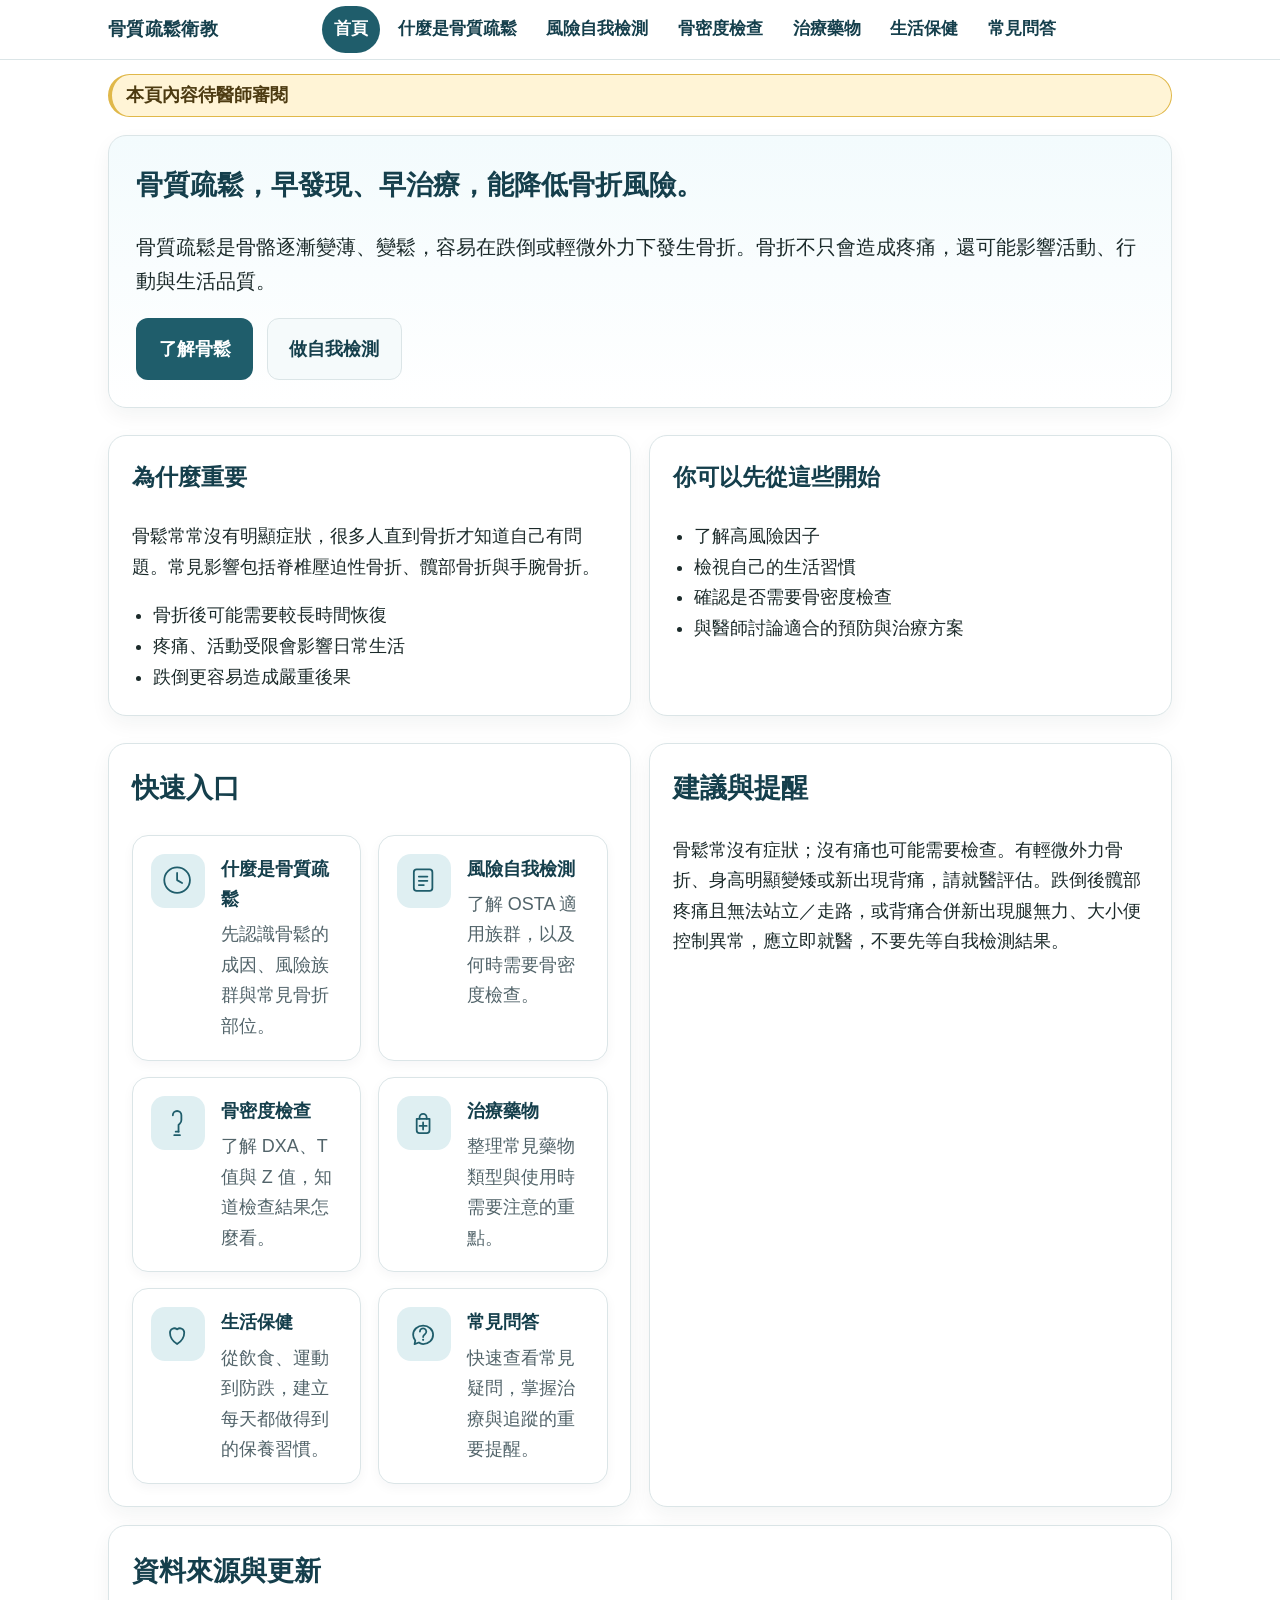
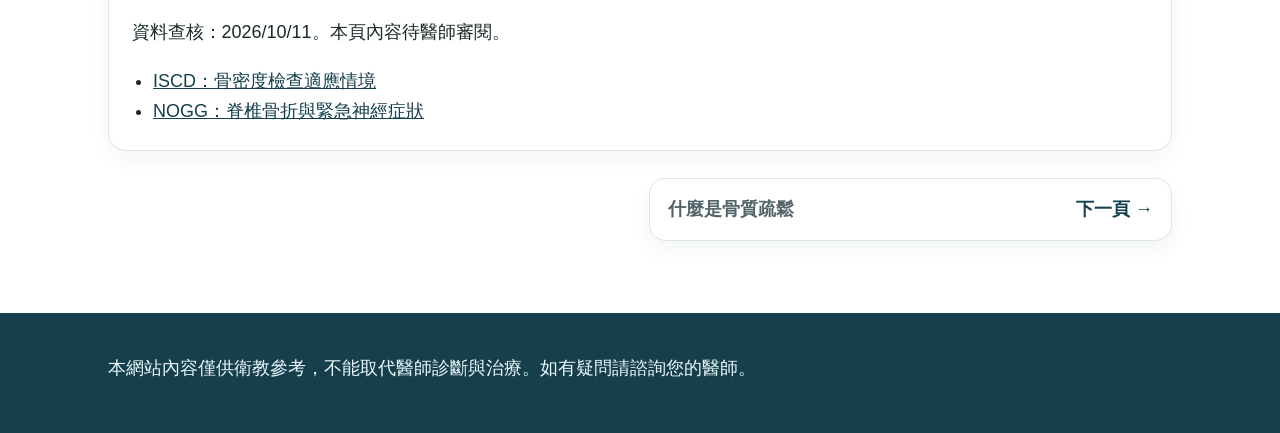
<file: index.html>
<!DOCTYPE html>
<html lang="zh-Hant-TW">
  <head>
    <meta charset="UTF-8" />
    <meta name="viewport" content="width=device-width, initial-scale=1.0" />
    <meta name="description" content="骨質疏鬆衛教網站，提供健康資訊、風險自我檢測與生活建議。" />
    <title>骨質疏鬆衛教</title>
    <link rel="stylesheet" href="assets/css/style.css" />
  </head>
  <body>
    <header class="site-header">
      <div class="topbar">
        <a class="brand" href="index.html">骨質疏鬆衛教</a>
        <nav class="navbar desktop-navbar" aria-label="主導覽（桌機）">
          <div class="nav-inner nav-inline">
          <a class="nav-link active" href="index.html" aria-current="page">首頁</a>
          <a class="nav-link" href="what-is.html">什麼是骨質疏鬆</a>
          <a class="nav-link" href="self-check.html">風險自我檢測</a>
          <a class="nav-link" href="bmd.html">骨密度檢查</a>
          <a class="nav-link" href="treatment.html">治療藥物</a>
          <a class="nav-link" href="lifestyle.html">生活保健</a>
          <a class="nav-link" href="faq.html">常見問答</a>
          </div>
        </nav>
        <div class="header-actions">
          <details class="header-disclosure font-disclosure" data-disclosure>
            <summary class="header-action-button" aria-expanded="false">字級</summary>
            <div class="disclosure-panel toolbar" aria-label="字級調整">
              <button type="button" class="size-button" data-size-button="small" aria-label="小字級" aria-pressed="false">小</button>
              <button type="button" class="size-button active" data-size-button="medium" aria-label="中字級" aria-pressed="true">中</button>
              <button type="button" class="size-button" data-size-button="large" aria-label="大字級" aria-pressed="false">大</button>
            </div>
          </details>
          <details class="header-disclosure menu-disclosure" data-disclosure>
            <summary class="header-action-button" aria-expanded="false">選單 <span aria-hidden="true">☰</span></summary>
            <nav class="disclosure-panel mobile-nav" aria-label="主導覽（手機）">
              <div class="nav-list">
          <a class="nav-link active" href="index.html" aria-current="page" data-nav-link>首頁</a>
          <a class="nav-link" href="what-is.html" data-nav-link>什麼是骨質疏鬆</a>
          <a class="nav-link" href="self-check.html" data-nav-link>風險自我檢測</a>
          <a class="nav-link" href="bmd.html" data-nav-link>骨密度檢查</a>
          <a class="nav-link" href="treatment.html" data-nav-link>治療藥物</a>
          <a class="nav-link" href="lifestyle.html" data-nav-link>生活保健</a>
          <a class="nav-link" href="faq.html" data-nav-link>常見問答</a>
              </div>
            </nav>
          </details>
        </div>
      </div>
    </header>

    <main class="page-shell">
      <div class="review-pending">本頁內容待醫師審閱</div>
      <section class="hero">
        <h1>骨質疏鬆，早發現、早治療，能降低骨折風險。</h1>
        <p class="page-intro">骨質疏鬆是骨骼逐漸變薄、變鬆，容易在跌倒或輕微外力下發生骨折。骨折不只會造成疼痛，還可能影響活動、行動與生活品質。</p>
        <div class="action-row">
          <a class="primary-button" href="what-is.html">了解骨鬆</a>
          <a class="secondary-button" href="self-check.html">做自我檢測</a>
        </div>
      </section>

      <div class="grid">
        <article class="info-card">
          <h3>為什麼重要</h3>
          <p>骨鬆常常沒有明顯症狀，很多人直到骨折才知道自己有問題。常見影響包括脊椎壓迫性骨折、髖部骨折與手腕骨折。</p>
          <ul>
            <li>骨折後可能需要較長時間恢復</li>
            <li>疼痛、活動受限會影響日常生活</li>
            <li>跌倒更容易造成嚴重後果</li>
          </ul>
        </article>

        <article class="info-card">
          <h3>你可以先從這些開始</h3>
          <ul>
            <li>了解高風險因子</li>
            <li>檢視自己的生活習慣</li>
            <li>確認是否需要骨密度檢查</li>
            <li>與醫師討論適合的預防與治療方案</li>
          </ul>
        </article>
      </div>

      <div class="grid">
        <article class="content-card">
          <h2>快速入口</h2>
          <div class="quick-links-grid">
            <a class="quick-link-card" href="what-is.html">
              <span class="quick-link-icon" aria-hidden="true">
                <svg viewBox="0 0 48 48" focusable="false">
                  <circle cx="24" cy="24" r="18" fill="none" stroke="currentColor" stroke-width="2.5" />
                  <path d="M24 14v10l7 4" fill="none" stroke="currentColor" stroke-width="2.5" stroke-linecap="round" stroke-linejoin="round" />
                </svg>
              </span>
              <span class="quick-link-text">
                <strong>什麼是骨質疏鬆</strong>
                <span>先認識骨鬆的成因、風險族群與常見骨折部位。</span>
              </span>
            </a>
            <a class="quick-link-card" href="self-check.html">
              <span class="quick-link-icon" aria-hidden="true">
                <svg viewBox="0 0 48 48" focusable="false">
                  <rect x="11" y="9" width="26" height="30" rx="4" fill="none" stroke="currentColor" stroke-width="2.5" />
                  <path d="M18 19h12M18 25h12M18 31h7" fill="none" stroke="currentColor" stroke-width="2.5" stroke-linecap="round" />
                </svg>
              </span>
              <span class="quick-link-text">
                <strong>風險自我檢測</strong>
                <span>了解 OSTA 適用族群，以及何時需要骨密度檢查。</span>
              </span>
            </a>
            <a class="quick-link-card" href="bmd.html">
              <span class="quick-link-icon" aria-hidden="true">
                <svg viewBox="0 0 48 48" focusable="false">
                  <path d="M18 13c0-3.3 2.7-6 6-6s6 2.7 6 6v6.5c0 2-0.8 3.9-2.2 5.3l-1.8 1.8v9.4" fill="none" stroke="currentColor" stroke-width="2.5" stroke-linecap="round" stroke-linejoin="round" />
                  <path d="M22 36h4M20 41h8" fill="none" stroke="currentColor" stroke-width="2.5" stroke-linecap="round" />
                </svg>
              </span>
              <span class="quick-link-text">
                <strong>骨密度檢查</strong>
                <span>了解 DXA、T 值與 Z 值，知道檢查結果怎麼看。</span>
              </span>
            </a>
            <a class="quick-link-card" href="treatment.html">
              <span class="quick-link-icon" aria-hidden="true">
                <svg viewBox="0 0 48 48" focusable="false">
                  <path d="M15 18h18v16a4 4 0 0 1-4 4H19a4 4 0 0 1-4-4V18Z" fill="none" stroke="currentColor" stroke-width="2.5" stroke-linejoin="round" />
                  <path d="M19 18v-2a5 5 0 0 1 10 0v2" fill="none" stroke="currentColor" stroke-width="2.5" stroke-linecap="round" />
                  <path d="M24 23v10M19 28h10" fill="none" stroke="currentColor" stroke-width="2.5" stroke-linecap="round" />
                </svg>
              </span>
              <span class="quick-link-text">
                <strong>治療藥物</strong>
                <span>整理常見藥物類型與使用時需要注意的重點。</span>
              </span>
            </a>
            <a class="quick-link-card" href="lifestyle.html">
              <span class="quick-link-icon" aria-hidden="true">
                <svg viewBox="0 0 48 48" focusable="false">
                  <path d="M24 38c-6-4-10-9.5-10-16a6 6 0 0 1 10-4.6A6 6 0 0 1 34 22c0 6.5-4 12-10 16Z" fill="none" stroke="currentColor" stroke-width="2.5" stroke-linecap="round" stroke-linejoin="round" />
                </svg>
              </span>
              <span class="quick-link-text">
                <strong>生活保健</strong>
                <span>從飲食、運動到防跌，建立每天都做得到的保養習慣。</span>
              </span>
            </a>
            <a class="quick-link-card" href="faq.html">
              <span class="quick-link-icon" aria-hidden="true">
                <svg viewBox="0 0 48 48" focusable="false">
                  <path d="M24 38c7.7 0 14-5.8 14-13s-6.3-13-14-13-14 5.8-14 13c0 3 1.1 5.8 3 8.1L12 38l6.1-2.2c1.8 1.4 3.9 2.2 5.9 2.2Z" fill="none" stroke="currentColor" stroke-width="2.5" stroke-linecap="round" stroke-linejoin="round" />
                  <path d="M19.5 20.5a4.5 4.5 0 1 1 7 3.7c-1.6 1.1-2.5 2.1-2.5 4" fill="none" stroke="currentColor" stroke-width="2.5" stroke-linecap="round" />
                  <circle cx="24" cy="32" r="1.5" fill="currentColor" />
                </svg>
              </span>
              <span class="quick-link-text">
                <strong>常見問答</strong>
                <span>快速查看常見疑問，掌握治療與追蹤的重要提醒。</span>
              </span>
            </a>
          </div>
        </article>

        <article class="content-card">
          <h2>建議與提醒</h2>
          <p>骨鬆常沒有症狀；沒有痛也可能需要檢查。有輕微外力骨折、身高明顯變矮或新出現背痛，請就醫評估。跌倒後髖部疼痛且無法站立／走路，或背痛合併新出現腿無力、大小便控制異常，應立即就醫，不要先等自我檢測結果。</p>
        </article>
      </div>

      <section class="content-card clinical-sources" aria-label="資料來源">
        <h2>資料來源與更新</h2>
        <p>資料查核：2026/10/11。本頁內容待醫師審閱。</p>
        <ul>
          <li><a href="https://iscd.org/official-positions-2023/" target="_blank" rel="noopener noreferrer">ISCD：骨密度檢查適應情境</a></li>
          <li><a href="https://www.nogg.org.uk/full-guideline/section-8-management-symptomatic-osteoporotic-vertebral-fractures" target="_blank" rel="noopener noreferrer">NOGG：脊椎骨折與緊急神經症狀</a></li>
        </ul>
      </section>

      <nav class="page-pagination skip-print" aria-label="上下頁導覽">
        <span class="page-nav-button placeholder" aria-hidden="true"></span>
        <a class="page-nav-button next" href="what-is.html"><span>什麼是骨質疏鬆</span>下一頁 →</a>
      </nav>
    </main>

    <footer class="footer">
      <div class="footer-inner">
        <p>本網站內容僅供衛教參考，不能取代醫師診斷與治療。如有疑問請諮詢您的醫師。</p>
        <div class="print-url">https://LiYuan1103.github.io/osteoporosis-edu/</div>
      </div>
    </footer>

    <script src="assets/js/font-size.js"></script>
  </body>
</html>
</file>
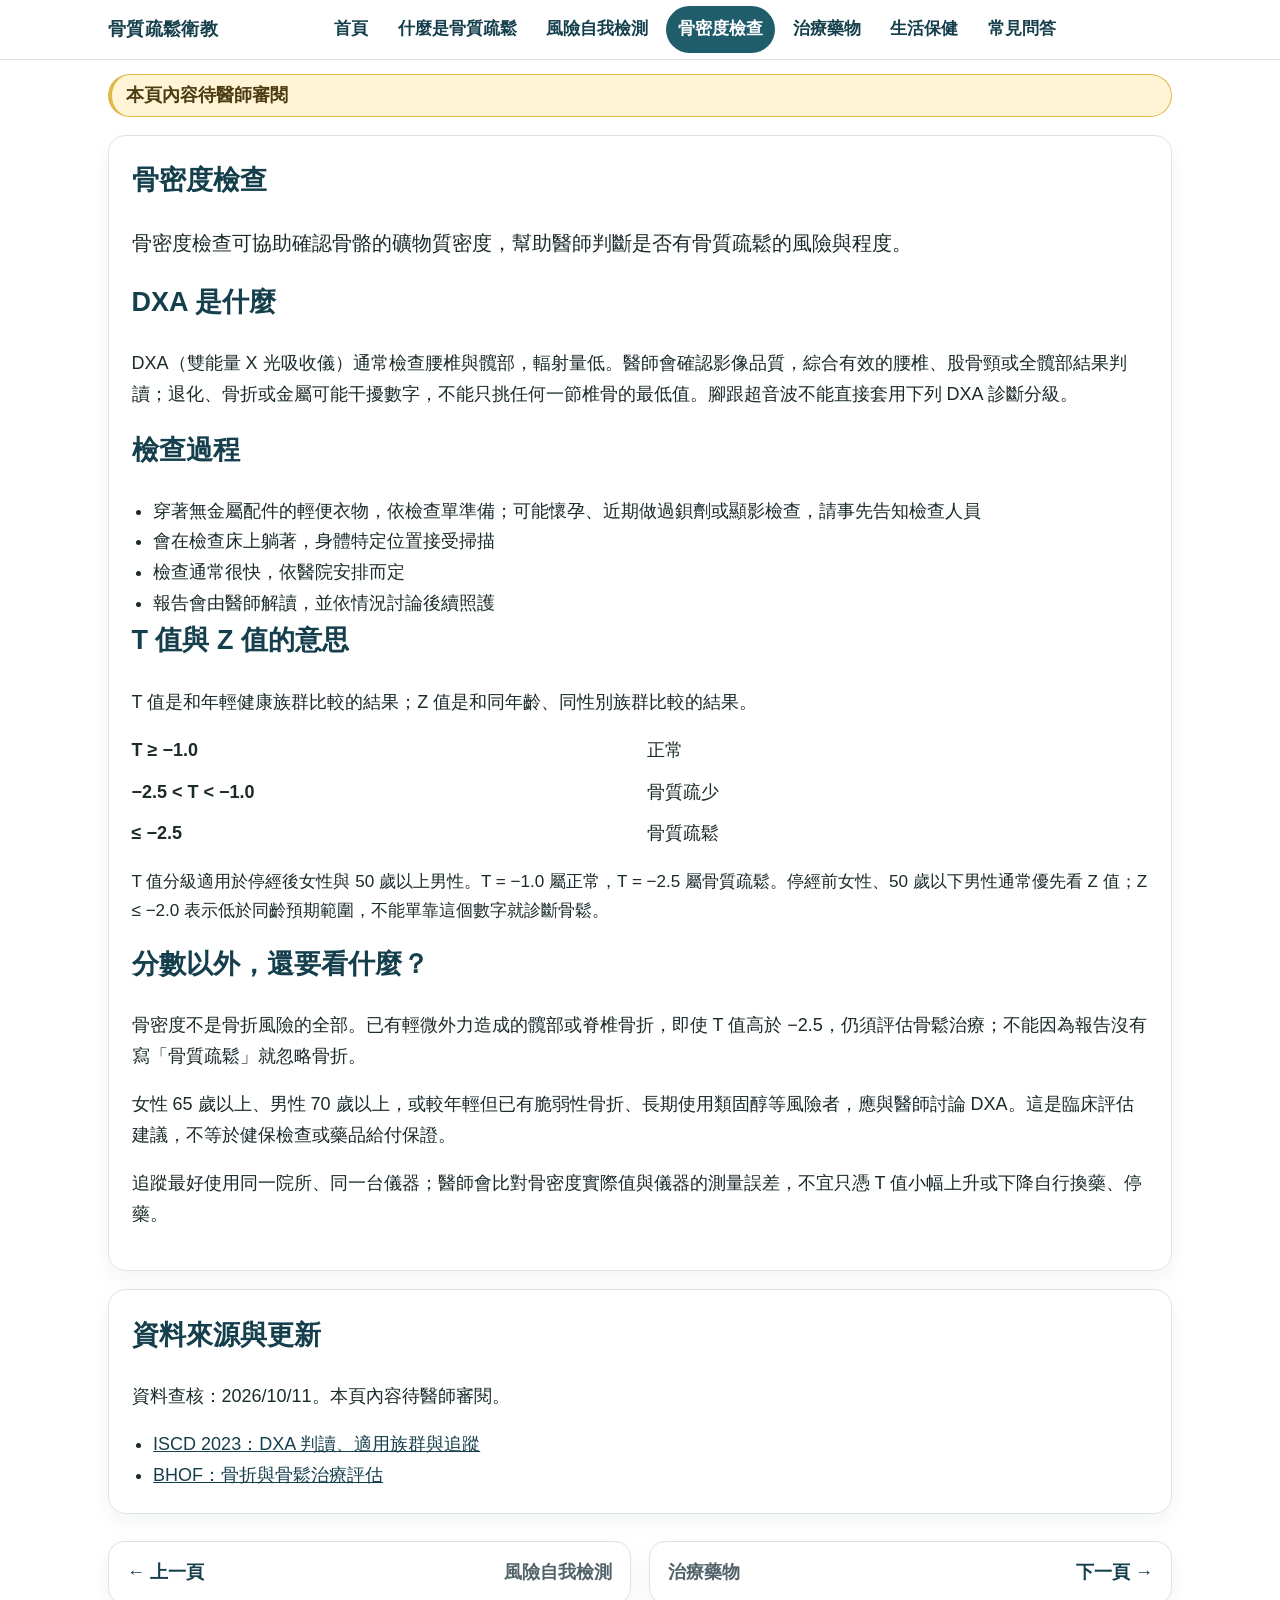
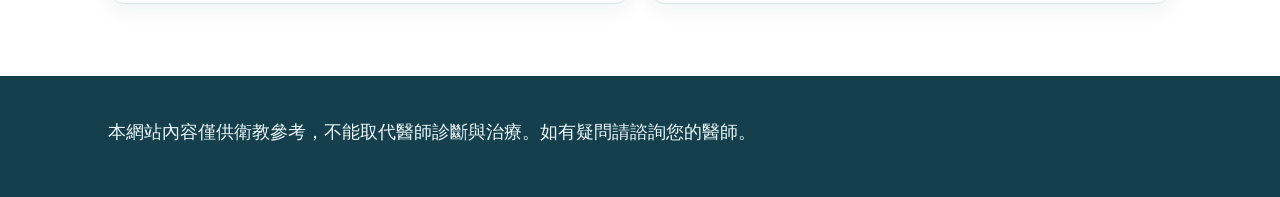
<file: bmd.html>
<!DOCTYPE html>
<html lang="zh-Hant-TW">
  <head>
    <meta charset="UTF-8" />
    <meta name="viewport" content="width=device-width, initial-scale=1.0" />
    <meta name="description" content="認識骨密度檢查、DXA 與 T 值、Z 值的意義。" />
    <title>骨密度檢查</title>
    <link rel="stylesheet" href="assets/css/style.css" />
  </head>
  <body>
    <header class="site-header">
      <div class="topbar">
        <a class="brand" href="index.html">骨質疏鬆衛教</a>
        <nav class="navbar desktop-navbar" aria-label="主導覽（桌機）">
          <div class="nav-inner nav-inline">
          <a class="nav-link" href="index.html">首頁</a>
          <a class="nav-link" href="what-is.html">什麼是骨質疏鬆</a>
          <a class="nav-link" href="self-check.html">風險自我檢測</a>
          <a class="nav-link active" href="bmd.html" aria-current="page">骨密度檢查</a>
          <a class="nav-link" href="treatment.html">治療藥物</a>
          <a class="nav-link" href="lifestyle.html">生活保健</a>
          <a class="nav-link" href="faq.html">常見問答</a>
          </div>
        </nav>
        <div class="header-actions">
          <details class="header-disclosure font-disclosure" data-disclosure>
            <summary class="header-action-button" aria-expanded="false">字級</summary>
            <div class="disclosure-panel toolbar" aria-label="字級調整">
              <button type="button" class="size-button" data-size-button="small" aria-label="小字級" aria-pressed="false">小</button>
              <button type="button" class="size-button active" data-size-button="medium" aria-label="中字級" aria-pressed="true">中</button>
              <button type="button" class="size-button" data-size-button="large" aria-label="大字級" aria-pressed="false">大</button>
            </div>
          </details>
          <details class="header-disclosure menu-disclosure" data-disclosure>
            <summary class="header-action-button" aria-expanded="false">選單 <span aria-hidden="true">☰</span></summary>
            <nav class="disclosure-panel mobile-nav" aria-label="主導覽（手機）">
              <div class="nav-list">
          <a class="nav-link" href="index.html" data-nav-link>首頁</a>
          <a class="nav-link" href="what-is.html" data-nav-link>什麼是骨質疏鬆</a>
          <a class="nav-link" href="self-check.html" data-nav-link>風險自我檢測</a>
          <a class="nav-link active" href="bmd.html" aria-current="page" data-nav-link>骨密度檢查</a>
          <a class="nav-link" href="treatment.html" data-nav-link>治療藥物</a>
          <a class="nav-link" href="lifestyle.html" data-nav-link>生活保健</a>
          <a class="nav-link" href="faq.html" data-nav-link>常見問答</a>
              </div>
            </nav>
          </details>
        </div>
      </div>
    </header>

    <main class="page-shell">
      <div class="review-pending">本頁內容待醫師審閱</div>

      <article class="content-card">
        <h1>骨密度檢查</h1>
        <p class="page-intro">骨密度檢查可協助確認骨骼的礦物質密度，幫助醫師判斷是否有骨質疏鬆的風險與程度。</p>

        <h2>DXA 是什麼</h2>
        <p>DXA（雙能量 X 光吸收儀）通常檢查腰椎與髖部，輻射量低。醫師會確認影像品質，綜合有效的腰椎、股骨頸或全髖部結果判讀；退化、骨折或金屬可能干擾數字，不能只挑任何一節椎骨的最低值。腳跟超音波不能直接套用下列 DXA 診斷分級。</p>

        <h2>檢查過程</h2>
        <ul>
          <li>穿著無金屬配件的輕便衣物，依檢查單準備；可能懷孕、近期做過鋇劑或顯影檢查，請事先告知檢查人員</li>
          <li>會在檢查床上躺著，身體特定位置接受掃描</li>
          <li>檢查通常很快，依醫院安排而定</li>
          <li>報告會由醫師解讀，並依情況討論後續照護</li>
        </ul>

        <h2>T 值與 Z 值的意思</h2>
        <p>T 值是和年輕健康族群比較的結果；Z 值是和同年齡、同性別族群比較的結果。</p>

        <div class="range-list">
          <div class="range-row">
            <strong>T ≥ −1.0</strong>
            <span>正常</span>
          </div>
          <div class="range-row">
            <strong>−2.5 &lt; T &lt; −1.0</strong>
            <span>骨質疏少</span>
          </div>
          <div class="range-row">
            <strong>≤ −2.5</strong>
            <span>骨質疏鬆</span>
          </div>
        </div>
        <p class="inline-note">T 值分級適用於停經後女性與 50 歲以上男性。T = −1.0 屬正常，T = −2.5 屬骨質疏鬆。停經前女性、50 歲以下男性通常優先看 Z 值；Z ≤ −2.0 表示低於同齡預期範圍，不能單靠這個數字就診斷骨鬆。</p>

        <h2>分數以外，還要看什麼？</h2>
        <p>骨密度不是骨折風險的全部。已有輕微外力造成的髖部或脊椎骨折，即使 T 值高於 −2.5，仍須評估骨鬆治療；不能因為報告沒有寫「骨質疏鬆」就忽略骨折。</p>
        <p>女性 65 歲以上、男性 70 歲以上，或較年輕但已有脆弱性骨折、長期使用類固醇等風險者，應與醫師討論 DXA。這是臨床評估建議，不等於健保檢查或藥品給付保證。</p>
        <p>追蹤最好使用同一院所、同一台儀器；醫師會比對骨密度實際值與儀器的測量誤差，不宜只憑 T 值小幅上升或下降自行換藥、停藥。</p>
      </article>

      <section class="content-card clinical-sources" aria-label="資料來源">
        <h2>資料來源與更新</h2>
        <p>資料查核：2026/10/11。本頁內容待醫師審閱。</p>
        <ul>
          <li><a href="https://iscd.org/official-positions-2023/" target="_blank" rel="noopener noreferrer">ISCD 2023：DXA 判讀、適用族群與追蹤</a></li>
          <li><a href="https://www.bonehealthandosteoporosis.org/wp-content/uploads/BHOF-HBHC_Houston-FINAL.pdf" target="_blank" rel="noopener noreferrer">BHOF：骨折與骨鬆治療評估</a></li>
        </ul>
      </section>

      <nav class="page-pagination skip-print" aria-label="上下頁導覽">
        <a class="page-nav-button prev" href="self-check.html">← 上一頁<span>風險自我檢測</span></a>
        <a class="page-nav-button next" href="treatment.html"><span>治療藥物</span>下一頁 →</a>
      </nav>
    </main>

    <footer class="footer">
      <div class="footer-inner">
        <p>本網站內容僅供衛教參考，不能取代醫師診斷與治療。如有疑問請諮詢您的醫師。</p>
        <div class="print-url">https://LiYuan1103.github.io/osteoporosis-edu/</div>
      </div>
    </footer>

    <script src="assets/js/font-size.js"></script>
  </body>
</html>
</file>
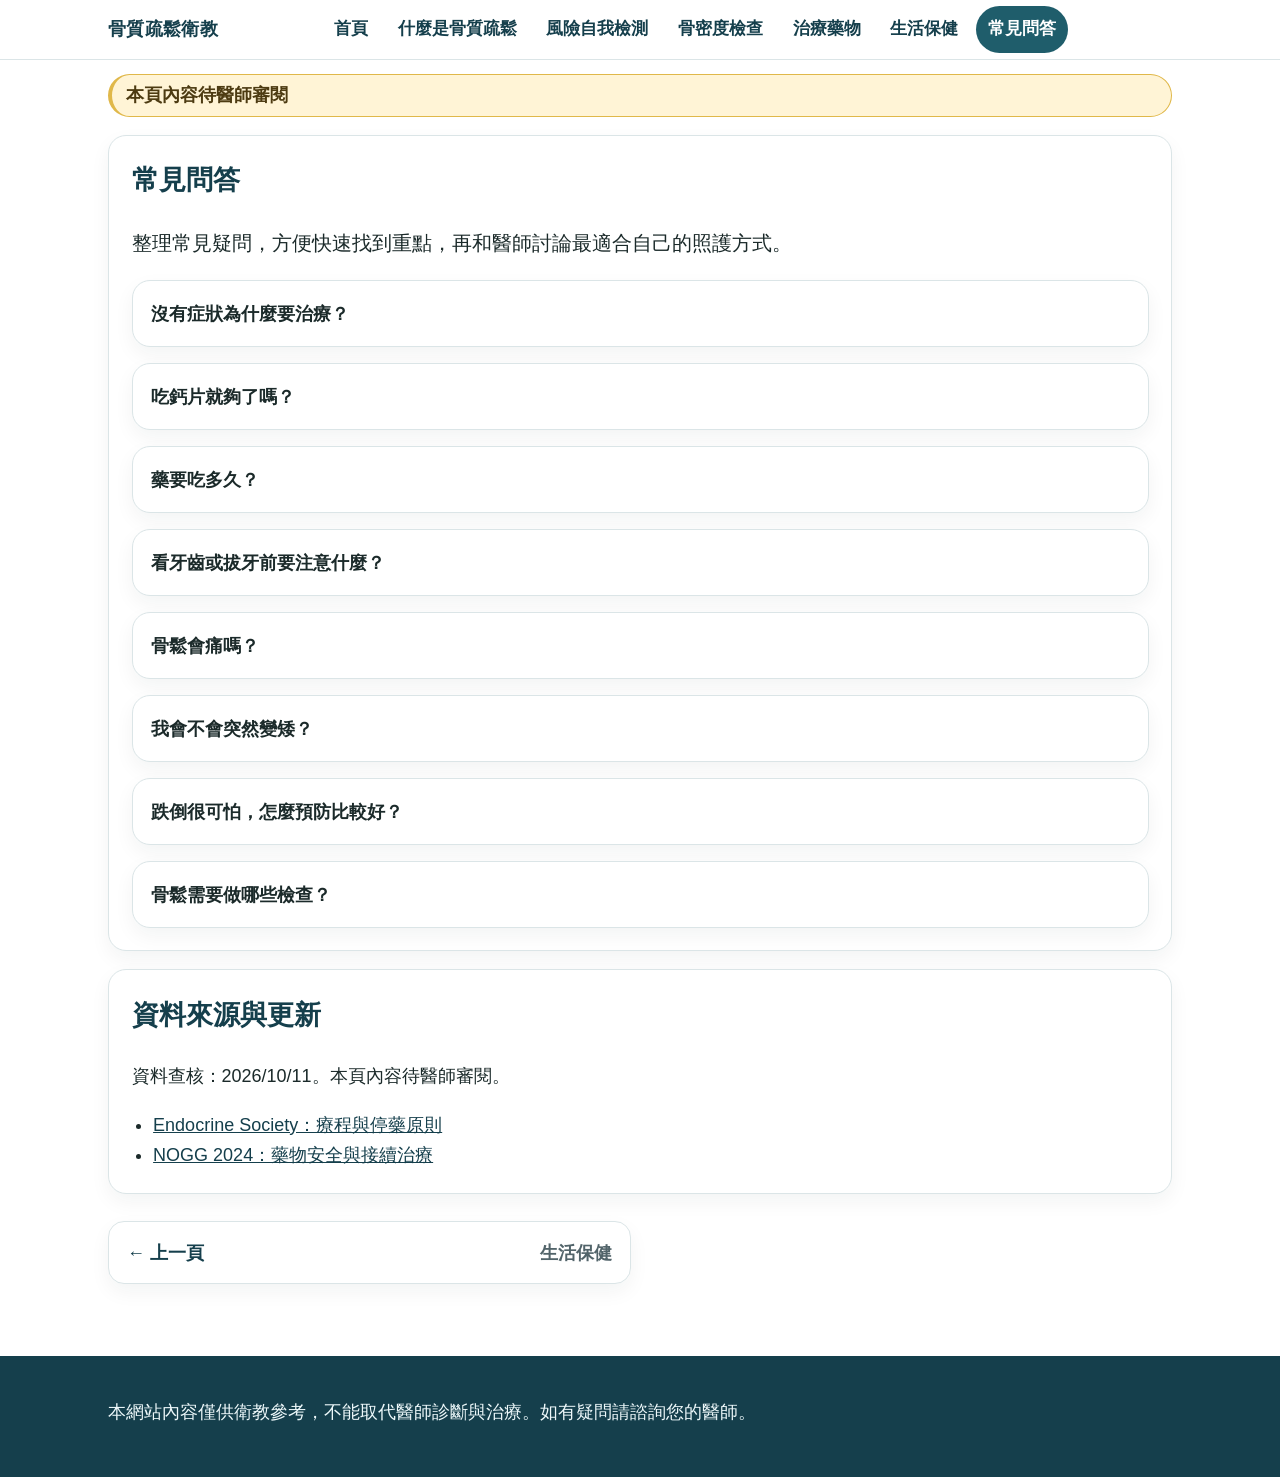
<file: faq.html>
<!DOCTYPE html>
<html lang="zh-Hant-TW">
  <head>
    <meta charset="UTF-8" />
    <meta name="viewport" content="width=device-width, initial-scale=1.0" />
    <meta name="description" content="骨質疏鬆常見問答：症狀、治療、鈣片、牙科與生活方式相關問題。" />
    <title>常見問答</title>
    <link rel="stylesheet" href="assets/css/style.css" />
  </head>
  <body>
    <header class="site-header">
      <div class="topbar">
        <a class="brand" href="index.html">骨質疏鬆衛教</a>
        <nav class="navbar desktop-navbar" aria-label="主導覽（桌機）">
          <div class="nav-inner nav-inline">
          <a class="nav-link" href="index.html">首頁</a>
          <a class="nav-link" href="what-is.html">什麼是骨質疏鬆</a>
          <a class="nav-link" href="self-check.html">風險自我檢測</a>
          <a class="nav-link" href="bmd.html">骨密度檢查</a>
          <a class="nav-link" href="treatment.html">治療藥物</a>
          <a class="nav-link" href="lifestyle.html">生活保健</a>
          <a class="nav-link active" href="faq.html" aria-current="page">常見問答</a>
          </div>
        </nav>
        <div class="header-actions">
          <details class="header-disclosure font-disclosure" data-disclosure>
            <summary class="header-action-button" aria-expanded="false">字級</summary>
            <div class="disclosure-panel toolbar" aria-label="字級調整">
              <button type="button" class="size-button" data-size-button="small" aria-label="小字級" aria-pressed="false">小</button>
              <button type="button" class="size-button active" data-size-button="medium" aria-label="中字級" aria-pressed="true">中</button>
              <button type="button" class="size-button" data-size-button="large" aria-label="大字級" aria-pressed="false">大</button>
            </div>
          </details>
          <details class="header-disclosure menu-disclosure" data-disclosure>
            <summary class="header-action-button" aria-expanded="false">選單 <span aria-hidden="true">☰</span></summary>
            <nav class="disclosure-panel mobile-nav" aria-label="主導覽（手機）">
              <div class="nav-list">
          <a class="nav-link" href="index.html" data-nav-link>首頁</a>
          <a class="nav-link" href="what-is.html" data-nav-link>什麼是骨質疏鬆</a>
          <a class="nav-link" href="self-check.html" data-nav-link>風險自我檢測</a>
          <a class="nav-link" href="bmd.html" data-nav-link>骨密度檢查</a>
          <a class="nav-link" href="treatment.html" data-nav-link>治療藥物</a>
          <a class="nav-link" href="lifestyle.html" data-nav-link>生活保健</a>
          <a class="nav-link active" href="faq.html" aria-current="page" data-nav-link>常見問答</a>
              </div>
            </nav>
          </details>
        </div>
      </div>
    </header>

    <main class="page-shell">
      <div class="review-pending">本頁內容待醫師審閱</div>

      <article class="content-card">
        <h1>常見問答</h1>
        <p class="page-intro">整理常見疑問，方便快速找到重點，再和醫師討論最適合自己的照護方式。</p>
        <div class="faq-list">
          <details class="faq-item">
            <summary>沒有症狀為什麼要治療？</summary>
            <p>骨質疏鬆常常不會有明顯症狀，骨折才是常見的第一個警訊。早期治療可降低未來骨折風險，並維持活動與生活品質。</p>
          </details>

          <details class="faq-item">
            <summary>吃鈣片就夠了嗎？</summary>
            <p>鈣質補充只能是整體骨骼保健的一部分。骨質疏鬆的評估與治療需要依醫師判斷，包括飲食、運動、骨密度檢查與必要藥物治療。</p>
          </details>

          <details class="faq-item">
            <summary>藥要吃多久？</summary>
            <p>用藥多久要依藥物種類與骨折風險決定。部分雙磷酸鹽使用數年後可由醫師評估暫停，但 denosumab 不適用這種停藥假期；停藥前要先安排接續治療。Teriparatide、romosozumab 療程結束後，也須接續抗骨吸收藥物。不要因骨密度改善就自行停藥。</p>
          </details>

          <details class="faq-item">
            <summary>看牙齒或拔牙前要注意什麼？</summary>
            <p>請告知牙醫正在使用的骨鬆藥名、最後一次與下次注射日期，維持口腔清潔與定期牙科照護。骨鬆劑量下的顎骨壞死少見；拔牙、植牙前由牙醫與原治療醫師共同安排。不要自行停藥或為了看牙延後 denosumab，以免增加脊椎骨折風險。</p>
          </details>

          <details class="faq-item">
            <summary>骨鬆會痛嗎？</summary>
            <p>有些人可能沒有疼痛，尤其早期很常沒有明顯症狀。當骨折發生時，可能出現疼痛、活動受限或姿勢改變。</p>
          </details>

          <details class="faq-item">
            <summary>我會不會突然變矮？</summary>
            <p>脊椎骨折可能導致身高變矮、背部疼痛或姿勢改變。若有這些情況，請與醫師討論是否需要評估。</p>
          </details>

          <details class="faq-item">
            <summary>跌倒很可怕，怎麼預防比較好？</summary>
            <p>改善居家環境、加強平衡與肌力訓練、注意鞋子與照明，都有助於降低跌倒風險。</p>
          </details>

          <details class="faq-item">
            <summary>骨鬆需要做哪些檢查？</summary>
            <p>常見包含骨密度檢查與醫師評估，必要時也會依個人情況安排其他風險評估與追蹤。</p>
          </details>
        </div>
      </article>

      <section class="content-card clinical-sources" aria-label="資料來源">
        <h2>資料來源與更新</h2>
        <p>資料查核：2026/10/11。本頁內容待醫師審閱。</p>
        <ul>
          <li><a href="https://www.endocrine.org/clinical-practice-guidelines/osteoporosis-in-postmenopausal-women" target="_blank" rel="noopener noreferrer">Endocrine Society：療程與停藥原則</a></li>
          <li><a href="https://www.nogg.org.uk/full-guideline/section-6-pharmacological-treatment-options" target="_blank" rel="noopener noreferrer">NOGG 2024：藥物安全與接續治療</a></li>
        </ul>
      </section>

      <nav class="page-pagination skip-print" aria-label="上下頁導覽">
        <a class="page-nav-button prev" href="lifestyle.html">← 上一頁<span>生活保健</span></a>
        <span class="page-nav-button placeholder" aria-hidden="true"></span>
      </nav>
    </main>

    <footer class="footer">
      <div class="footer-inner">
        <p>本網站內容僅供衛教參考，不能取代醫師診斷與治療。如有疑問請諮詢您的醫師。</p>
        <div class="print-url">https://LiYuan1103.github.io/osteoporosis-edu/</div>
      </div>
    </footer>

    <script src="assets/js/font-size.js"></script>
  </body>
</html>
</file>
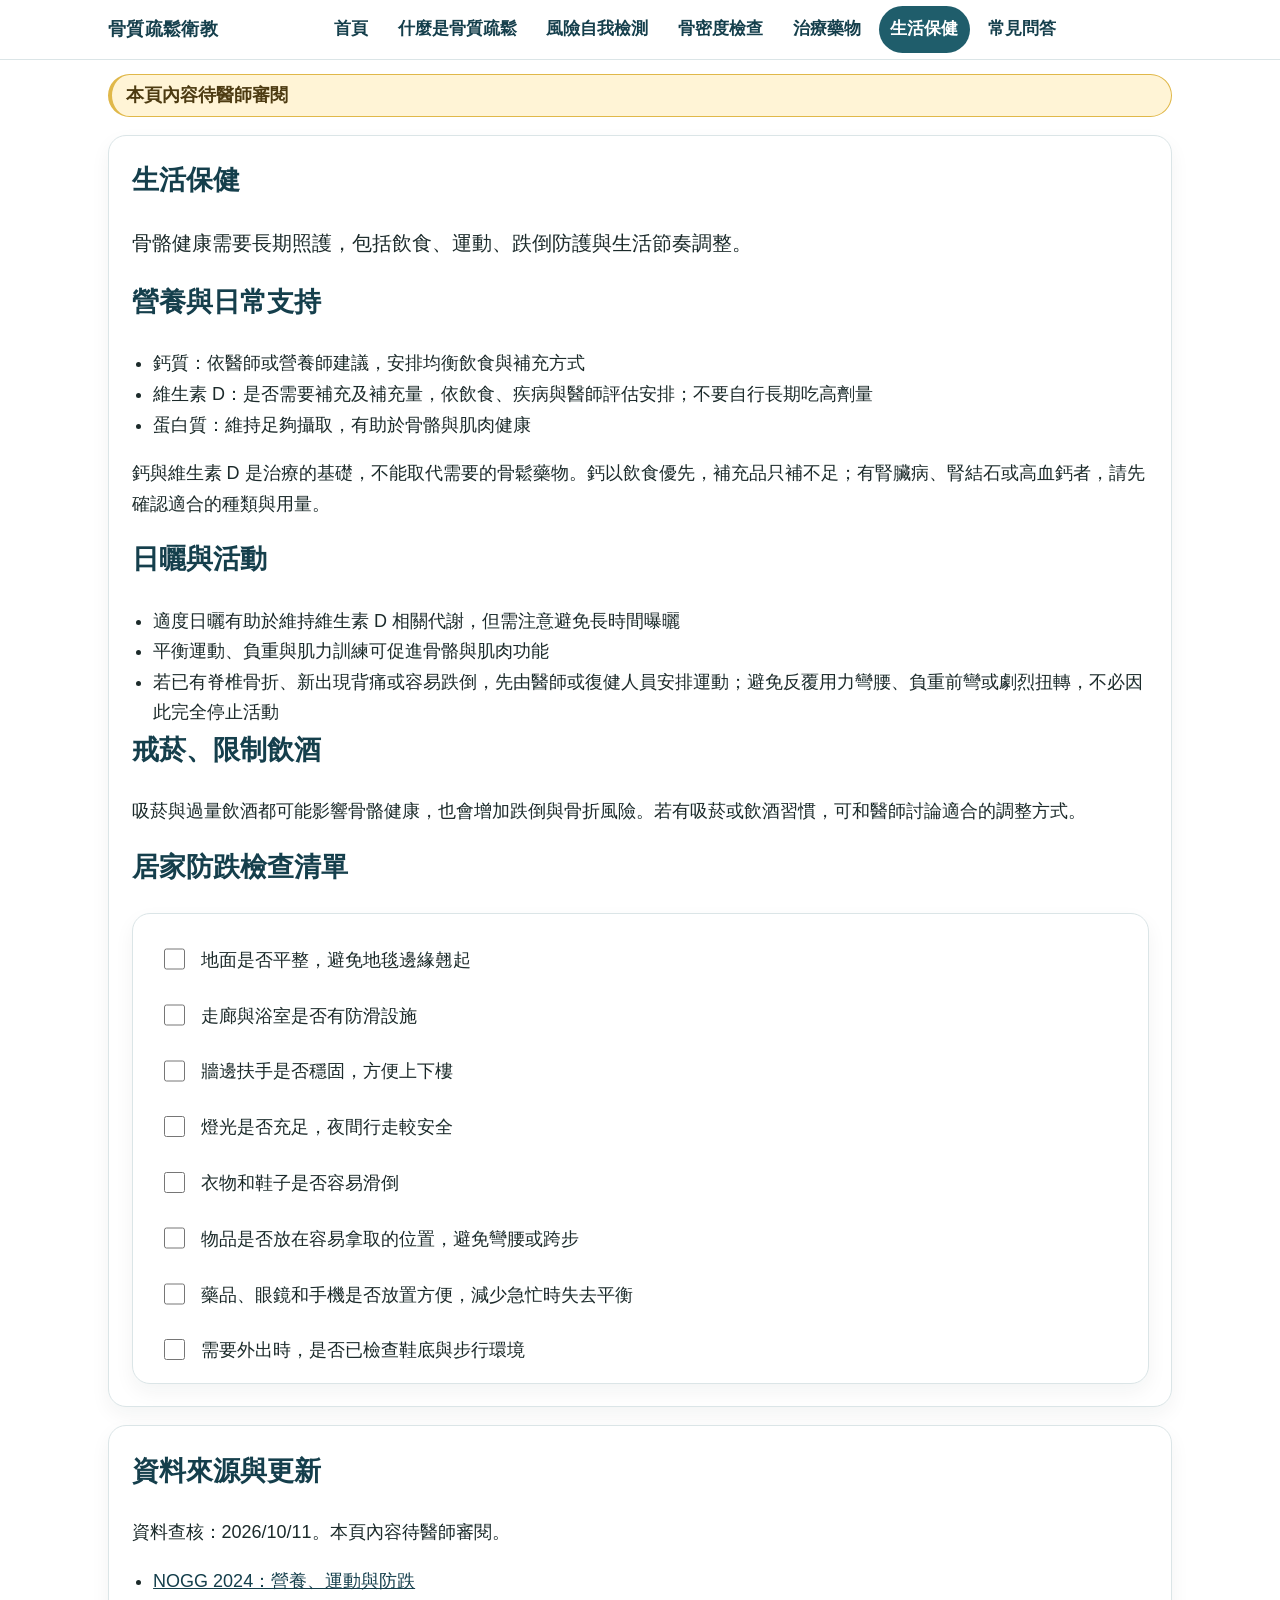
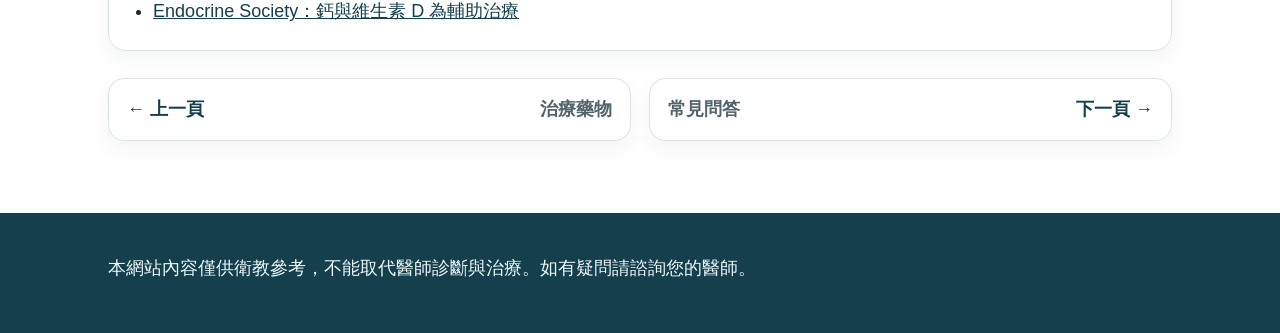
<file: lifestyle.html>
<!DOCTYPE html>
<html lang="zh-Hant-TW">
  <head>
    <meta charset="UTF-8" />
    <meta name="viewport" content="width=device-width, initial-scale=1.0" />
    <meta name="description" content="骨質疏鬆生活保健建議：鈣質、維生素 D、運動、跌倒預防與居家檢查。" />
    <title>生活保健</title>
    <link rel="stylesheet" href="assets/css/style.css" />
  </head>
  <body>
    <header class="site-header">
      <div class="topbar">
        <a class="brand" href="index.html">骨質疏鬆衛教</a>
        <nav class="navbar desktop-navbar" aria-label="主導覽（桌機）">
          <div class="nav-inner nav-inline">
          <a class="nav-link" href="index.html">首頁</a>
          <a class="nav-link" href="what-is.html">什麼是骨質疏鬆</a>
          <a class="nav-link" href="self-check.html">風險自我檢測</a>
          <a class="nav-link" href="bmd.html">骨密度檢查</a>
          <a class="nav-link" href="treatment.html">治療藥物</a>
          <a class="nav-link active" href="lifestyle.html" aria-current="page">生活保健</a>
          <a class="nav-link" href="faq.html">常見問答</a>
          </div>
        </nav>
        <div class="header-actions">
          <details class="header-disclosure font-disclosure" data-disclosure>
            <summary class="header-action-button" aria-expanded="false">字級</summary>
            <div class="disclosure-panel toolbar" aria-label="字級調整">
              <button type="button" class="size-button" data-size-button="small" aria-label="小字級" aria-pressed="false">小</button>
              <button type="button" class="size-button active" data-size-button="medium" aria-label="中字級" aria-pressed="true">中</button>
              <button type="button" class="size-button" data-size-button="large" aria-label="大字級" aria-pressed="false">大</button>
            </div>
          </details>
          <details class="header-disclosure menu-disclosure" data-disclosure>
            <summary class="header-action-button" aria-expanded="false">選單 <span aria-hidden="true">☰</span></summary>
            <nav class="disclosure-panel mobile-nav" aria-label="主導覽（手機）">
              <div class="nav-list">
          <a class="nav-link" href="index.html" data-nav-link>首頁</a>
          <a class="nav-link" href="what-is.html" data-nav-link>什麼是骨質疏鬆</a>
          <a class="nav-link" href="self-check.html" data-nav-link>風險自我檢測</a>
          <a class="nav-link" href="bmd.html" data-nav-link>骨密度檢查</a>
          <a class="nav-link" href="treatment.html" data-nav-link>治療藥物</a>
          <a class="nav-link active" href="lifestyle.html" aria-current="page" data-nav-link>生活保健</a>
          <a class="nav-link" href="faq.html" data-nav-link>常見問答</a>
              </div>
            </nav>
          </details>
        </div>
      </div>
    </header>

    <main class="page-shell">
      <div class="review-pending">本頁內容待醫師審閱</div>

      <article class="content-card">
        <h1>生活保健</h1>
        <p class="page-intro">骨骼健康需要長期照護，包括飲食、運動、跌倒防護與生活節奏調整。</p>

        <h2>營養與日常支持</h2>
        <ul>
          <li>鈣質：依醫師或營養師建議，安排均衡飲食與補充方式</li>
          <li>維生素 D：是否需要補充及補充量，依飲食、疾病與醫師評估安排；不要自行長期吃高劑量</li>
          <li>蛋白質：維持足夠攝取，有助於骨骼與肌肉健康</li>
        </ul>

        <p>鈣與維生素 D 是治療的基礎，不能取代需要的骨鬆藥物。鈣以飲食優先，補充品只補不足；有腎臟病、腎結石或高血鈣者，請先確認適合的種類與用量。</p>

        <h2>日曬與活動</h2>
        <ul>
          <li>適度日曬有助於維持維生素 D 相關代謝，但需注意避免長時間曝曬</li>
          <li>平衡運動、負重與肌力訓練可促進骨骼與肌肉功能</li>
          <li>若已有脊椎骨折、新出現背痛或容易跌倒，先由醫師或復健人員安排運動；避免反覆用力彎腰、負重前彎或劇烈扭轉，不必因此完全停止活動</li>
        </ul>

        <h2>戒菸、限制飲酒</h2>
        <p>吸菸與過量飲酒都可能影響骨骼健康，也會增加跌倒與骨折風險。若有吸菸或飲酒習慣，可和醫師討論適合的調整方式。</p>

        <h2>居家防跌檢查清單</h2>
        <div class="checklist">
          <label><input type="checkbox" /> 地面是否平整，避免地毯邊緣翹起</label>
          <label><input type="checkbox" /> 走廊與浴室是否有防滑設施</label>
          <label><input type="checkbox" /> 牆邊扶手是否穩固，方便上下樓</label>
          <label><input type="checkbox" /> 燈光是否充足，夜間行走較安全</label>
          <label><input type="checkbox" /> 衣物和鞋子是否容易滑倒</label>
          <label><input type="checkbox" /> 物品是否放在容易拿取的位置，避免彎腰或跨步</label>
          <label><input type="checkbox" /> 藥品、眼鏡和手機是否放置方便，減少急忙時失去平衡</label>
          <label><input type="checkbox" /> 需要外出時，是否已檢查鞋底與步行環境</label>
        </div>
      </article>

      <section class="content-card clinical-sources" aria-label="資料來源">
        <h2>資料來源與更新</h2>
        <p>資料查核：2026/10/11。本頁內容待醫師審閱。</p>
        <ul>
          <li><a href="https://www.nogg.org.uk/full-guideline/section-5-non-pharmacological-management-osteoporosis" target="_blank" rel="noopener noreferrer">NOGG 2024：營養、運動與防跌</a></li>
          <li><a href="https://www.endocrine.org/clinical-practice-guidelines/osteoporosis-in-postmenopausal-women" target="_blank" rel="noopener noreferrer">Endocrine Society：鈣與維生素 D 為輔助治療</a></li>
        </ul>
      </section>

      <nav class="page-pagination skip-print" aria-label="上下頁導覽">
        <a class="page-nav-button prev" href="treatment.html">← 上一頁<span>治療藥物</span></a>
        <a class="page-nav-button next" href="faq.html"><span>常見問答</span>下一頁 →</a>
      </nav>
    </main>

    <footer class="footer">
      <div class="footer-inner">
        <p>本網站內容僅供衛教參考，不能取代醫師診斷與治療。如有疑問請諮詢您的醫師。</p>
        <div class="print-url">https://LiYuan1103.github.io/osteoporosis-edu/</div>
      </div>
    </footer>

    <script src="assets/js/font-size.js"></script>
  </body>
</html>
</file>
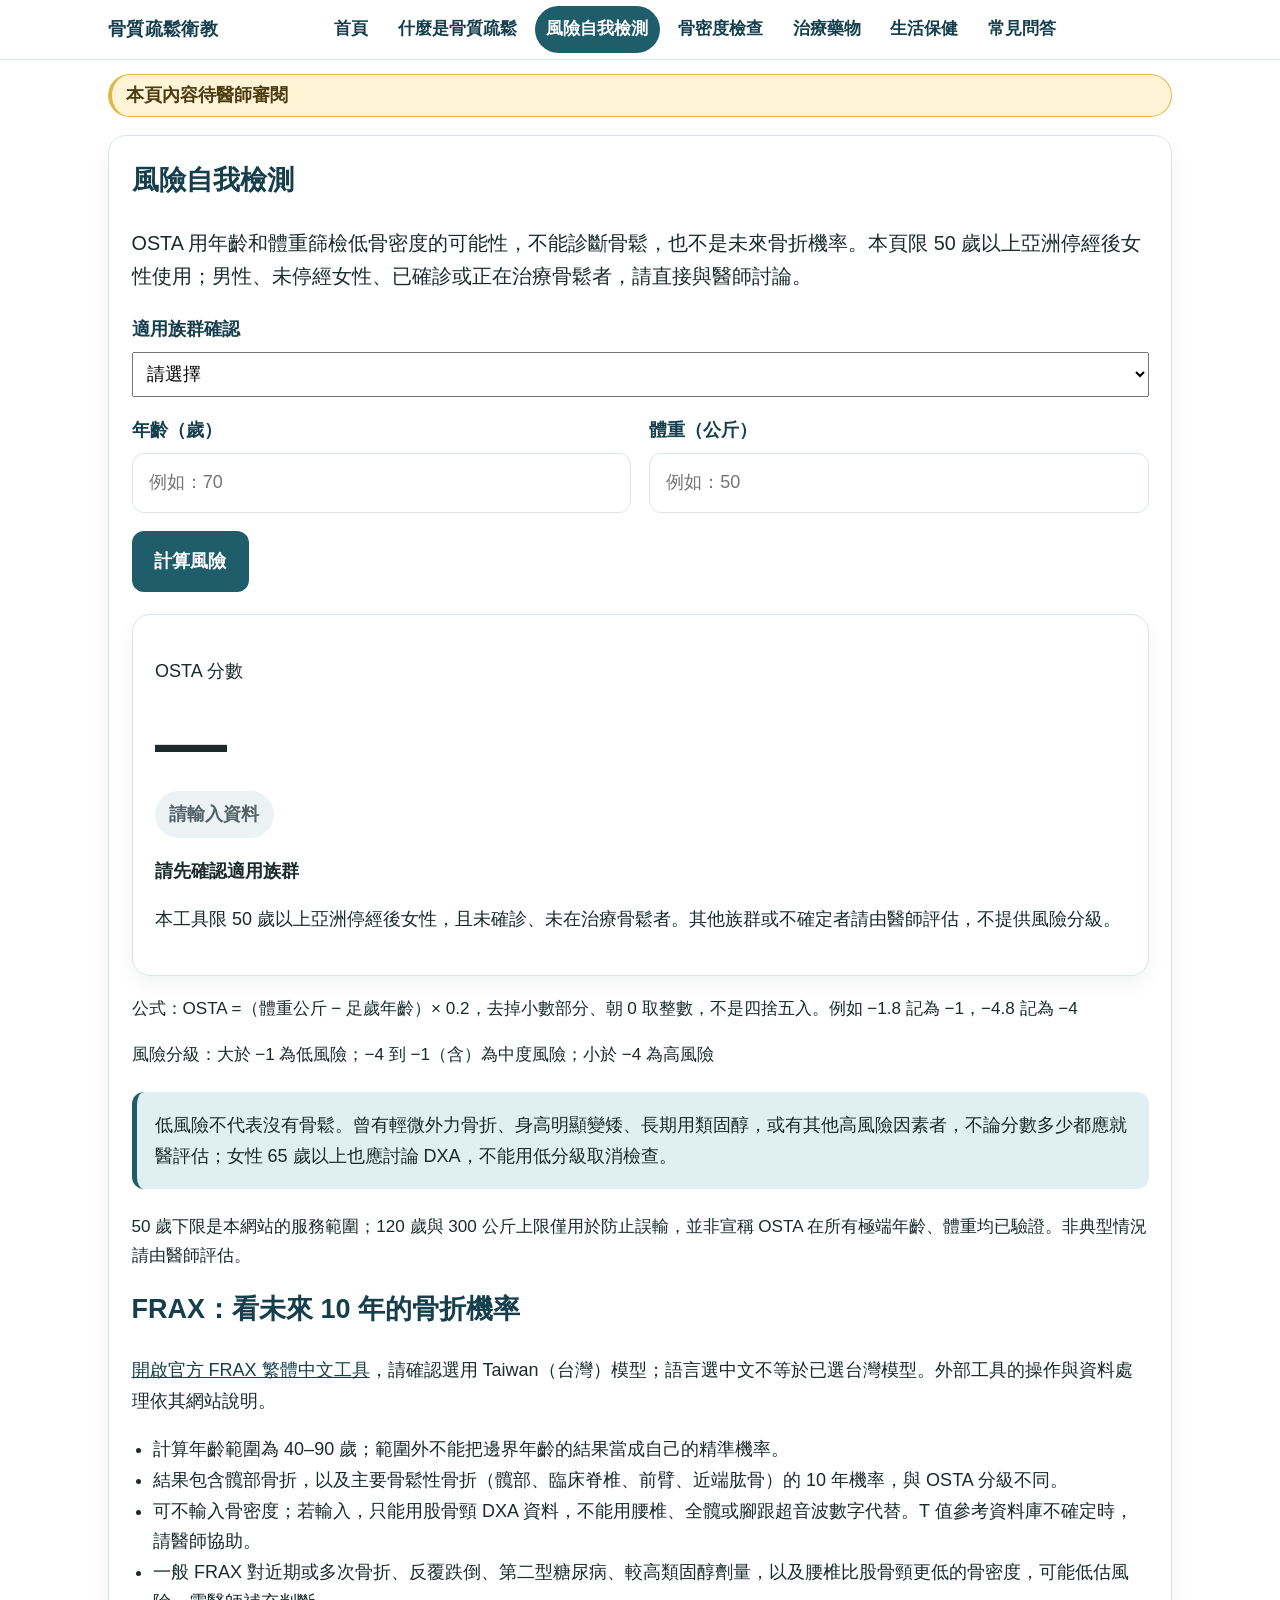
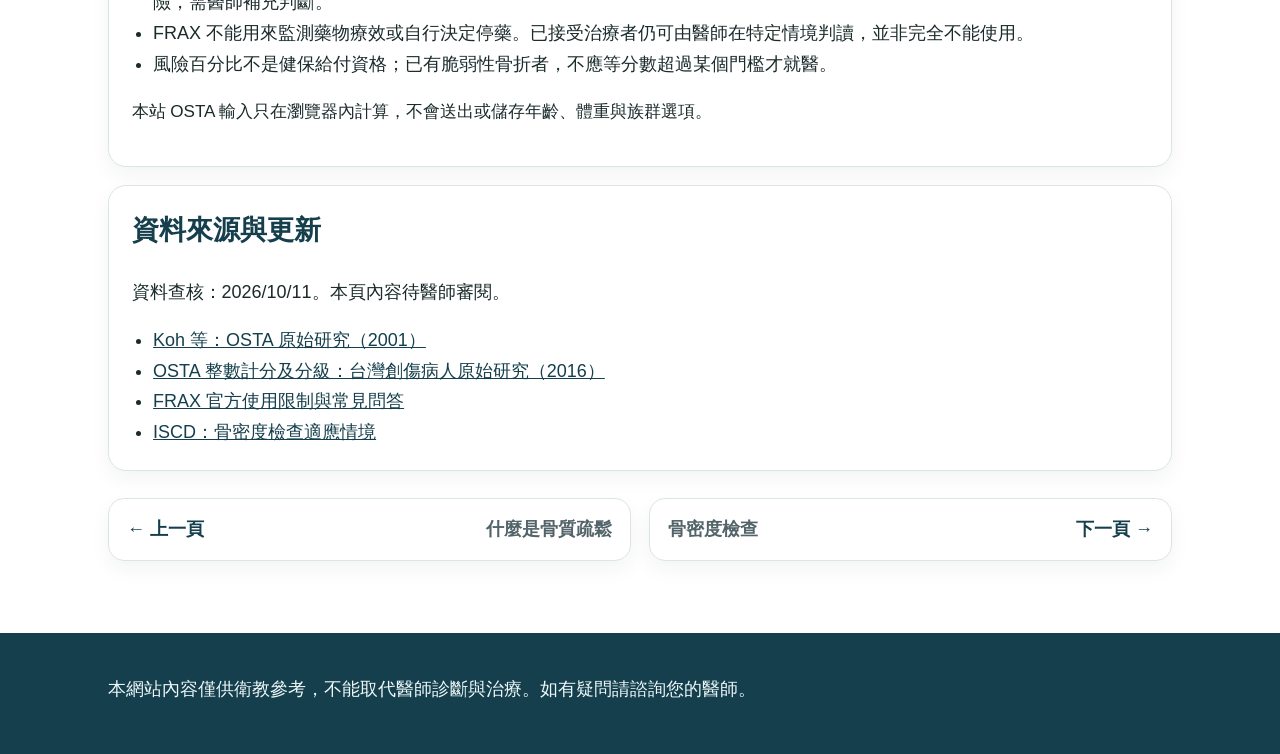
<file: self-check.html>
<!DOCTYPE html>
<html lang="zh-Hant-TW">
  <head>
    <meta charset="UTF-8" />
    <meta name="viewport" content="width=device-width, initial-scale=1.0" />
    <meta name="description" content="骨質疏鬆風險自我檢測：使用 OSTA 公式快速概估風險。" />
    <title>風險自我檢測</title>
    <link rel="stylesheet" href="assets/css/style.css" />
  </head>
  <body>
    <header class="site-header">
      <div class="topbar">
        <a class="brand" href="index.html">骨質疏鬆衛教</a>
        <nav class="navbar desktop-navbar" aria-label="主導覽（桌機）">
          <div class="nav-inner nav-inline">
          <a class="nav-link" href="index.html">首頁</a>
          <a class="nav-link" href="what-is.html">什麼是骨質疏鬆</a>
          <a class="nav-link active" href="self-check.html" aria-current="page">風險自我檢測</a>
          <a class="nav-link" href="bmd.html">骨密度檢查</a>
          <a class="nav-link" href="treatment.html">治療藥物</a>
          <a class="nav-link" href="lifestyle.html">生活保健</a>
          <a class="nav-link" href="faq.html">常見問答</a>
          </div>
        </nav>
        <div class="header-actions">
          <details class="header-disclosure font-disclosure" data-disclosure>
            <summary class="header-action-button" aria-expanded="false">字級</summary>
            <div class="disclosure-panel toolbar" aria-label="字級調整">
              <button type="button" class="size-button" data-size-button="small" aria-label="小字級" aria-pressed="false">小</button>
              <button type="button" class="size-button active" data-size-button="medium" aria-label="中字級" aria-pressed="true">中</button>
              <button type="button" class="size-button" data-size-button="large" aria-label="大字級" aria-pressed="false">大</button>
            </div>
          </details>
          <details class="header-disclosure menu-disclosure" data-disclosure>
            <summary class="header-action-button" aria-expanded="false">選單 <span aria-hidden="true">☰</span></summary>
            <nav class="disclosure-panel mobile-nav" aria-label="主導覽（手機）">
              <div class="nav-list">
          <a class="nav-link" href="index.html" data-nav-link>首頁</a>
          <a class="nav-link" href="what-is.html" data-nav-link>什麼是骨質疏鬆</a>
          <a class="nav-link active" href="self-check.html" aria-current="page" data-nav-link>風險自我檢測</a>
          <a class="nav-link" href="bmd.html" data-nav-link>骨密度檢查</a>
          <a class="nav-link" href="treatment.html" data-nav-link>治療藥物</a>
          <a class="nav-link" href="lifestyle.html" data-nav-link>生活保健</a>
          <a class="nav-link" href="faq.html" data-nav-link>常見問答</a>
              </div>
            </nav>
          </details>
        </div>
      </div>
    </header>

    <main class="page-shell">
      <div class="review-pending">本頁內容待醫師審閱</div>

      <article class="content-card">
        <h1>風險自我檢測</h1>
        <p class="page-intro">OSTA 用年齡和體重篩檢低骨密度的可能性，不能診斷骨鬆，也不是未來骨折機率。本頁限 50 歲以上亞洲停經後女性使用；男性、未停經女性、已確診或正在治療骨鬆者，請直接與醫師討論。</p>

        <form id="osta-form" novalidate>
          <div class="field">
            <label for="osta-eligible">適用族群確認</label>
            <select id="osta-eligible" name="osta-eligible" required>
              <option value="">請選擇</option>
              <option value="yes">我符合上方全部條件</option>
              <option value="no">不符合，或不確定</option>
            </select>
          </div>
          <div class="form-grid">
            <div class="field">
              <label for="age">年齡（歲）</label>
              <input id="age" name="age" type="number" min="50" max="120" step="1" required inputmode="numeric" placeholder="例如：70" />
            </div>
            <div class="field">
              <label for="weight">體重（公斤）</label>
              <input id="weight" name="weight" type="number" min="0.1" max="300" step="any" required inputmode="decimal" placeholder="例如：50" />
            </div>
          </div>

          <div class="button-row">
            <button type="submit" class="primary-button">計算風險</button>
          </div>
        </form>

        <div class="risk-box" aria-live="polite">
          <p>OSTA 分數</p>
          <div class="risk-value" id="osta-result-value">—</div>
          <span class="risk-pill risk-neutral" id="risk-pill">請輸入資料</span>
          <p id="osta-result-level" style="margin-top: 1rem; font-weight: 700;">請先輸入年齡與體重</p>
          <p id="osta-result-text">結果會在這裡顯示。</p>
        </div>

        <div class="inline-note">
          <p>公式：OSTA =（體重公斤 − 足歲年齡）× 0.2，去掉小數部分、朝 0 取整數，不是四捨五入。例如 −1.8 記為 −1，−4.8 記為 −4</p>
          <p>風險分級：大於 −1 為低風險；−4 到 −1（含）為中度風險；小於 −4 為高風險</p>
        </div>

        <div class="highlight" id="risk-note" hidden>
          建議和醫師討論是否需要做骨密度檢查。
        </div>

        <div class="highlight">
          低風險不代表沒有骨鬆。曾有輕微外力骨折、身高明顯變矮、長期用類固醇，或有其他高風險因素者，不論分數多少都應就醫評估；女性 65 歲以上也應討論 DXA，不能用低分級取消檢查。
        </div>

        <p class="inline-note">50 歲下限是本網站的服務範圍；120 歲與 300 公斤上限僅用於防止誤輸，並非宣稱 OSTA 在所有極端年齡、體重均已驗證。非典型情況請由醫師評估。</p>

        <h2>FRAX：看未來 10 年的骨折機率</h2>
        <p><a href="https://www.fraxplus.org/zh-Hant/calculation-tool/" target="_blank" rel="noopener noreferrer">開啟官方 FRAX 繁體中文工具</a>，請確認選用 Taiwan（台灣）模型；語言選中文不等於已選台灣模型。外部工具的操作與資料處理依其網站說明。</p>
        <ul>
          <li>計算年齡範圍為 40–90 歲；範圍外不能把邊界年齡的結果當成自己的精準機率。</li>
          <li>結果包含髖部骨折，以及主要骨鬆性骨折（髖部、臨床脊椎、前臂、近端肱骨）的 10 年機率，與 OSTA 分級不同。</li>
          <li>可不輸入骨密度；若輸入，只能用股骨頸 DXA 資料，不能用腰椎、全髖或腳跟超音波數字代替。T 值參考資料庫不確定時，請醫師協助。</li>
          <li>一般 FRAX 對近期或多次骨折、反覆跌倒、第二型糖尿病、較高類固醇劑量，以及腰椎比股骨頸更低的骨密度，可能低估風險，需醫師補充判斷。</li>
          <li>FRAX 不能用來監測藥物療效或自行決定停藥。已接受治療者仍可由醫師在特定情境判讀，並非完全不能使用。</li>
          <li>風險百分比不是健保給付資格；已有脆弱性骨折者，不應等分數超過某個門檻才就醫。</li>
        </ul>

        <p class="inline-note">本站 OSTA 輸入只在瀏覽器內計算，不會送出或儲存年齡、體重與族群選項。</p>
      </article>

      <section class="content-card clinical-sources" aria-label="資料來源">
        <h2>資料來源與更新</h2>
        <p>資料查核：2026/10/11。本頁內容待醫師審閱。</p>
        <ul>
          <li><a href="https://pubmed.ncbi.nlm.nih.gov/11580084/" target="_blank" rel="noopener noreferrer">Koh 等：OSTA 原始研究（2001）</a></li>
          <li><a href="https://www.mdpi.com/1660-4601/13/10/995" target="_blank" rel="noopener noreferrer">OSTA 整數計分及分級：台灣創傷病人原始研究（2016）</a></li>
          <li><a href="https://www.fraxplus.org/faq" target="_blank" rel="noopener noreferrer">FRAX 官方使用限制與常見問答</a></li>
          <li><a href="https://iscd.org/official-positions-2023/" target="_blank" rel="noopener noreferrer">ISCD：骨密度檢查適應情境</a></li>
        </ul>
      </section>

      <nav class="page-pagination skip-print" aria-label="上下頁導覽">
        <a class="page-nav-button prev" href="what-is.html">← 上一頁<span>什麼是骨質疏鬆</span></a>
        <a class="page-nav-button next" href="bmd.html"><span>骨密度檢查</span>下一頁 →</a>
      </nav>
    </main>

    <footer class="footer">
      <div class="footer-inner">
        <p>本網站內容僅供衛教參考，不能取代醫師診斷與治療。如有疑問請諮詢您的醫師。</p>
        <div class="print-url">https://LiYuan1103.github.io/osteoporosis-edu/</div>
      </div>
    </footer>

    <script src="assets/js/font-size.js"></script>
    <script src="assets/js/self-check.js"></script>
  </body>
</html>
</file>
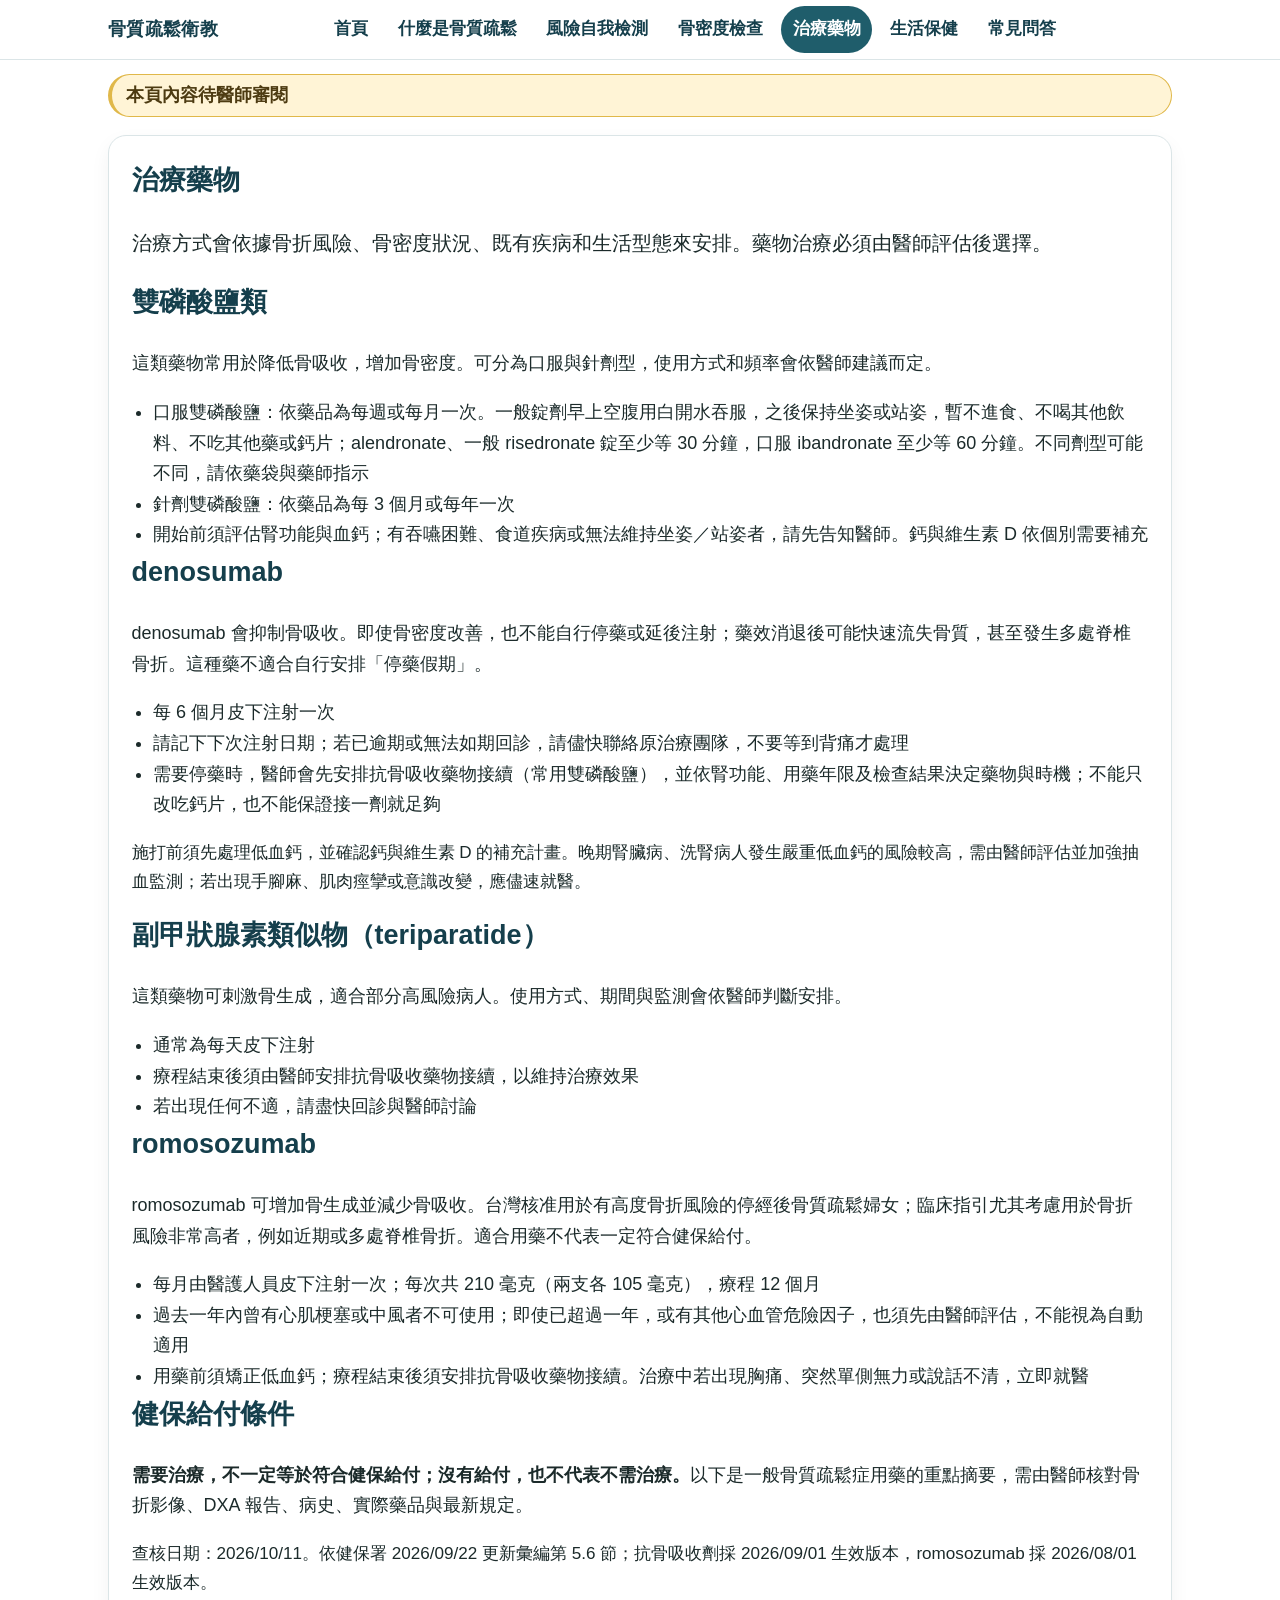
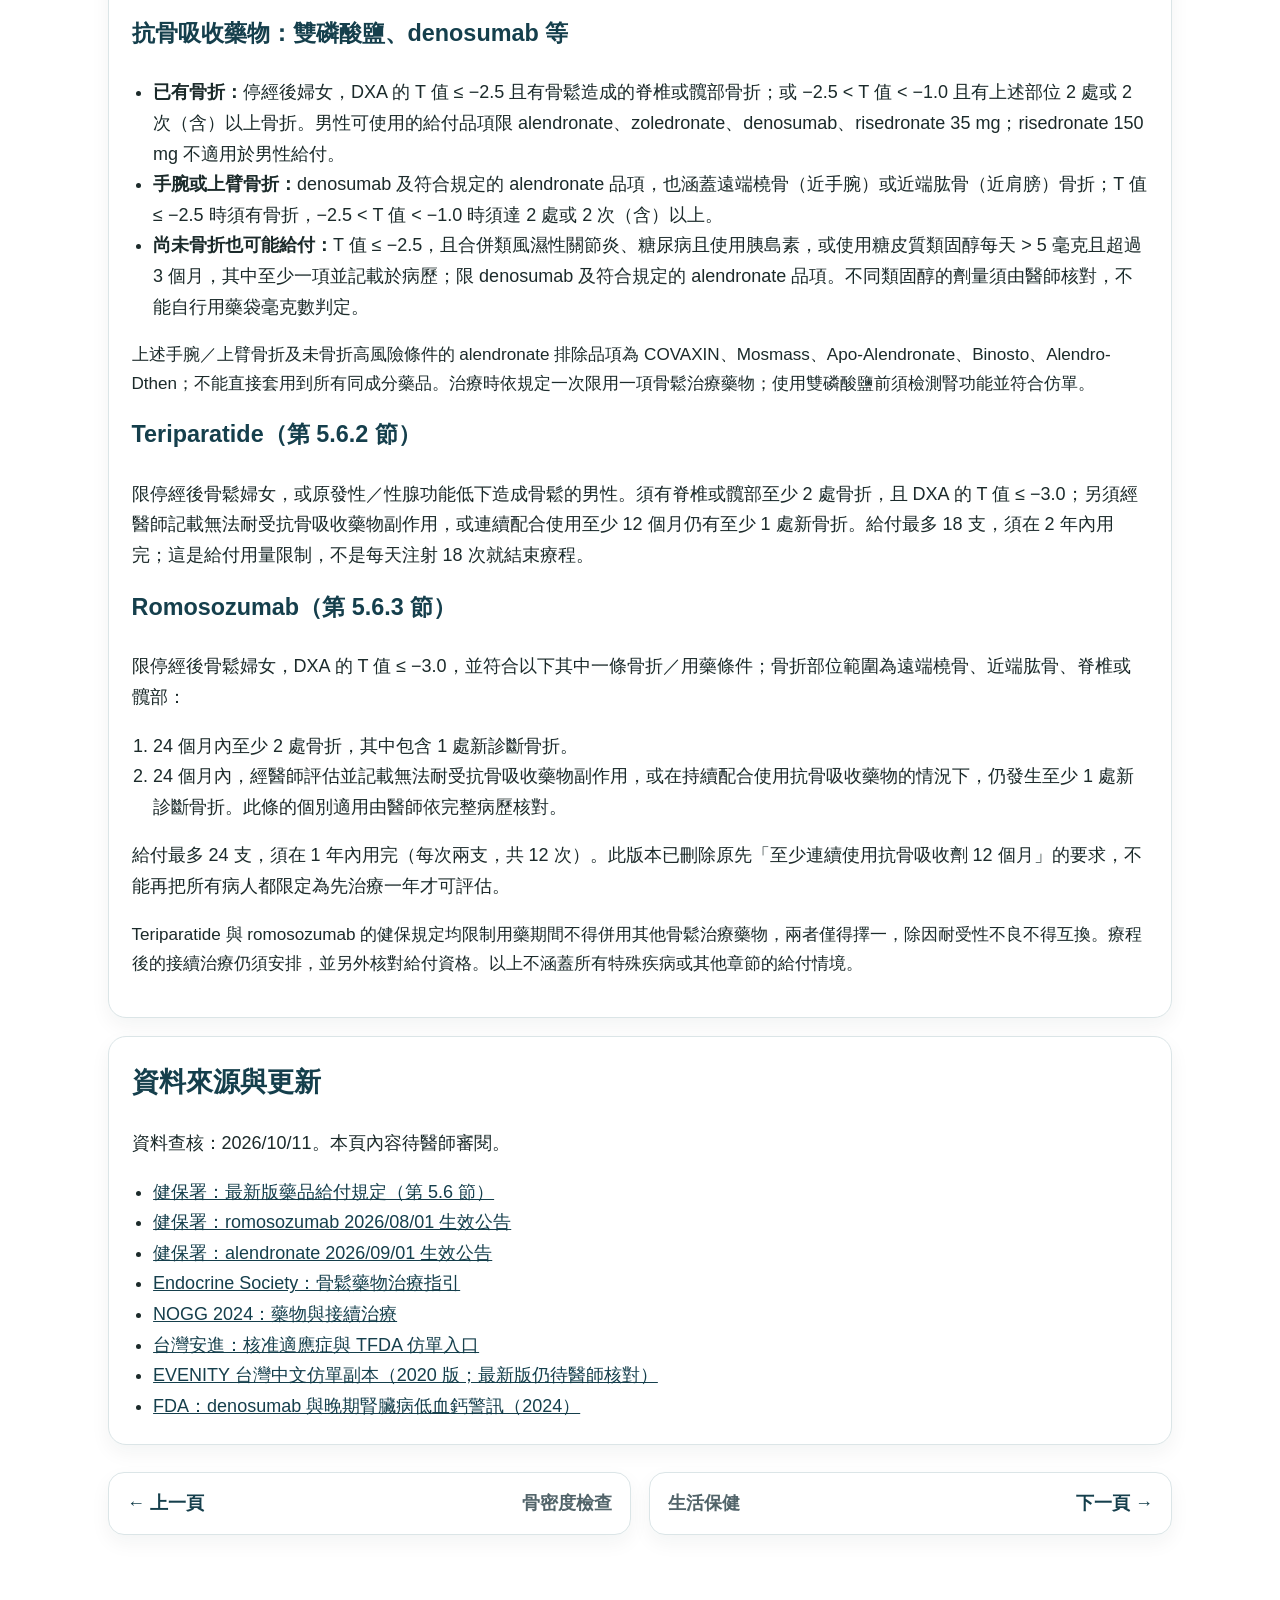
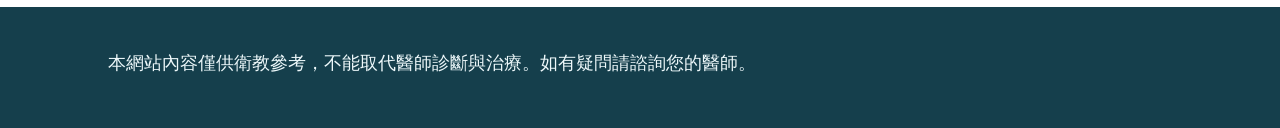
<file: treatment.html>
<!DOCTYPE html>
<html lang="zh-Hant-TW">
  <head>
    <meta charset="UTF-8" />
    <meta name="viewport" content="width=device-width, initial-scale=1.0" />
    <meta name="description" content="骨質疏鬆治療藥物簡介：雙磷酸鹽類、denosumab、teriparatide、romosozumab。" />
    <title>治療藥物</title>
    <link rel="stylesheet" href="assets/css/style.css" />
  </head>
  <body>
    <header class="site-header">
      <div class="topbar">
        <a class="brand" href="index.html">骨質疏鬆衛教</a>
        <nav class="navbar desktop-navbar" aria-label="主導覽（桌機）">
          <div class="nav-inner nav-inline">
          <a class="nav-link" href="index.html">首頁</a>
          <a class="nav-link" href="what-is.html">什麼是骨質疏鬆</a>
          <a class="nav-link" href="self-check.html">風險自我檢測</a>
          <a class="nav-link" href="bmd.html">骨密度檢查</a>
          <a class="nav-link active" href="treatment.html" aria-current="page">治療藥物</a>
          <a class="nav-link" href="lifestyle.html">生活保健</a>
          <a class="nav-link" href="faq.html">常見問答</a>
          </div>
        </nav>
        <div class="header-actions">
          <details class="header-disclosure font-disclosure" data-disclosure>
            <summary class="header-action-button" aria-expanded="false">字級</summary>
            <div class="disclosure-panel toolbar" aria-label="字級調整">
              <button type="button" class="size-button" data-size-button="small" aria-label="小字級" aria-pressed="false">小</button>
              <button type="button" class="size-button active" data-size-button="medium" aria-label="中字級" aria-pressed="true">中</button>
              <button type="button" class="size-button" data-size-button="large" aria-label="大字級" aria-pressed="false">大</button>
            </div>
          </details>
          <details class="header-disclosure menu-disclosure" data-disclosure>
            <summary class="header-action-button" aria-expanded="false">選單 <span aria-hidden="true">☰</span></summary>
            <nav class="disclosure-panel mobile-nav" aria-label="主導覽（手機）">
              <div class="nav-list">
          <a class="nav-link" href="index.html" data-nav-link>首頁</a>
          <a class="nav-link" href="what-is.html" data-nav-link>什麼是骨質疏鬆</a>
          <a class="nav-link" href="self-check.html" data-nav-link>風險自我檢測</a>
          <a class="nav-link" href="bmd.html" data-nav-link>骨密度檢查</a>
          <a class="nav-link active" href="treatment.html" aria-current="page" data-nav-link>治療藥物</a>
          <a class="nav-link" href="lifestyle.html" data-nav-link>生活保健</a>
          <a class="nav-link" href="faq.html" data-nav-link>常見問答</a>
              </div>
            </nav>
          </details>
        </div>
      </div>
    </header>

    <main class="page-shell">
      <div class="review-pending">本頁內容待醫師審閱</div>

      <article class="content-card">
        <h1>治療藥物</h1>
        <p class="page-intro">治療方式會依據骨折風險、骨密度狀況、既有疾病和生活型態來安排。藥物治療必須由醫師評估後選擇。</p>

        <h2>雙磷酸鹽類</h2>
        <p>這類藥物常用於降低骨吸收，增加骨密度。可分為口服與針劑型，使用方式和頻率會依醫師建議而定。</p>
        <ul>
          <li>口服雙磷酸鹽：依藥品為每週或每月一次。一般錠劑早上空腹用白開水吞服，之後保持坐姿或站姿，暫不進食、不喝其他飲料、不吃其他藥或鈣片；alendronate、一般 risedronate 錠至少等 30 分鐘，口服 ibandronate 至少等 60 分鐘。不同劑型可能不同，請依藥袋與藥師指示</li>
          <li>針劑雙磷酸鹽：依藥品為每 3 個月或每年一次</li>
          <li>開始前須評估腎功能與血鈣；有吞嚥困難、食道疾病或無法維持坐姿／站姿者，請先告知醫師。鈣與維生素 D 依個別需要補充</li>
        </ul>

        <h2>denosumab</h2>
        <p>denosumab 會抑制骨吸收。即使骨密度改善，也不能自行停藥或延後注射；藥效消退後可能快速流失骨質，甚至發生多處脊椎骨折。這種藥不適合自行安排「停藥假期」。</p>
        <ul>
          <li>每 6 個月皮下注射一次</li>
          <li>請記下下次注射日期；若已逾期或無法如期回診，請儘快聯絡原治療團隊，不要等到背痛才處理</li>
          <li>需要停藥時，醫師會先安排抗骨吸收藥物接續（常用雙磷酸鹽），並依腎功能、用藥年限及檢查結果決定藥物與時機；不能只改吃鈣片，也不能保證接一劑就足夠</li>
        </ul>

        <p class="inline-note">施打前須先處理低血鈣，並確認鈣與維生素 D 的補充計畫。晚期腎臟病、洗腎病人發生嚴重低血鈣的風險較高，需由醫師評估並加強抽血監測；若出現手腳麻、肌肉痙攣或意識改變，應儘速就醫。</p>

        <h2>副甲狀腺素類似物（teriparatide）</h2>
        <p>這類藥物可刺激骨生成，適合部分高風險病人。使用方式、期間與監測會依醫師判斷安排。</p>
        <ul>
          <li>通常為每天皮下注射</li>
          <li>療程結束後須由醫師安排抗骨吸收藥物接續，以維持治療效果</li>
          <li>若出現任何不適，請盡快回診與醫師討論</li>
        </ul>

        <h2>romosozumab</h2>
        <p>romosozumab 可增加骨生成並減少骨吸收。台灣核准用於有高度骨折風險的停經後骨質疏鬆婦女；臨床指引尤其考慮用於骨折風險非常高者，例如近期或多處脊椎骨折。適合用藥不代表一定符合健保給付。</p>
        <ul>
          <li>每月由醫護人員皮下注射一次；每次共 210 毫克（兩支各 105 毫克），療程 12 個月</li>
          <li>過去一年內曾有心肌梗塞或中風者不可使用；即使已超過一年，或有其他心血管危險因子，也須先由醫師評估，不能視為自動適用</li>
          <li>用藥前須矯正低血鈣；療程結束後須安排抗骨吸收藥物接續。治療中若出現胸痛、突然單側無力或說話不清，立即就醫</li>
        </ul>

        <h2 id="nhi">健保給付條件</h2>
        <p><strong>需要治療，不一定等於符合健保給付；沒有給付，也不代表不需治療。</strong>以下是一般骨質疏鬆症用藥的重點摘要，需由醫師核對骨折影像、DXA 報告、病史、實際藥品與最新規定。</p>
        <p class="inline-note">查核日期：2026/10/11。依健保署 2026/09/22 更新彙編第 5.6 節；抗骨吸收劑採 2026/09/01 生效版本，romosozumab 採 2026/08/01 生效版本。</p>

        <h3>抗骨吸收藥物：雙磷酸鹽、denosumab 等</h3>
        <ul>
          <li><strong>已有骨折：</strong>停經後婦女，DXA 的 T 值 ≤ −2.5 且有骨鬆造成的脊椎或髖部骨折；或 −2.5 &lt; T 值 &lt; −1.0 且有上述部位 2 處或 2 次（含）以上骨折。男性可使用的給付品項限 alendronate、zoledronate、denosumab、risedronate 35 mg；risedronate 150 mg 不適用於男性給付。</li>
          <li><strong>手腕或上臂骨折：</strong>denosumab 及符合規定的 alendronate 品項，也涵蓋遠端橈骨（近手腕）或近端肱骨（近肩膀）骨折；T 值 ≤ −2.5 時須有骨折，−2.5 &lt; T 值 &lt; −1.0 時須達 2 處或 2 次（含）以上。</li>
          <li><strong>尚未骨折也可能給付：</strong>T 值 ≤ −2.5，且合併類風濕性關節炎、糖尿病且使用胰島素，或使用糖皮質類固醇每天 &gt; 5 毫克且超過 3 個月，其中至少一項並記載於病歷；限 denosumab 及符合規定的 alendronate 品項。不同類固醇的劑量須由醫師核對，不能自行用藥袋毫克數判定。</li>
        </ul>
        <p class="inline-note">上述手腕／上臂骨折及未骨折高風險條件的 alendronate 排除品項為 COVAXIN、Mosmass、Apo-Alendronate、Binosto、Alendro-Dthen；不能直接套用到所有同成分藥品。治療時依規定一次限用一項骨鬆治療藥物；使用雙磷酸鹽前須檢測腎功能並符合仿單。</p>

        <h3>Teriparatide（第 5.6.2 節）</h3>
        <p>限停經後骨鬆婦女，或原發性／性腺功能低下造成骨鬆的男性。須有脊椎或髖部至少 2 處骨折，且 DXA 的 T 值 ≤ −3.0；另須經醫師記載無法耐受抗骨吸收藥物副作用，或連續配合使用至少 12 個月仍有至少 1 處新骨折。給付最多 18 支，須在 2 年內用完；這是給付用量限制，不是每天注射 18 次就結束療程。</p>

        <h3>Romosozumab（第 5.6.3 節）</h3>
        <p>限停經後骨鬆婦女，DXA 的 T 值 ≤ −3.0，並符合以下其中一條骨折／用藥條件；骨折部位範圍為遠端橈骨、近端肱骨、脊椎或髖部：</p>
        <ol>
          <li>24 個月內至少 2 處骨折，其中包含 1 處新診斷骨折。</li>
          <li>24 個月內，經醫師評估並記載無法耐受抗骨吸收藥物副作用，或在持續配合使用抗骨吸收藥物的情況下，仍發生至少 1 處新診斷骨折。此條的個別適用由醫師依完整病歷核對。</li>
        </ol>
        <p>給付最多 24 支，須在 1 年內用完（每次兩支，共 12 次）。此版本已刪除原先「至少連續使用抗骨吸收劑 12 個月」的要求，不能再把所有病人都限定為先治療一年才可評估。</p>
        <p class="inline-note">Teriparatide 與 romosozumab 的健保規定均限制用藥期間不得併用其他骨鬆治療藥物，兩者僅得擇一，除因耐受性不良不得互換。療程後的接續治療仍須安排，並另外核對給付資格。以上不涵蓋所有特殊疾病或其他章節的給付情境。</p>
      </article>

      <section class="content-card clinical-sources" aria-label="資料來源">
        <h2>資料來源與更新</h2>
        <p>資料查核：2026/10/11。本頁內容待醫師審閱。</p>
        <ul>
          <li><a href="https://www.nhi.gov.tw/ch/cp-13108-67ddf-2508-1.html" target="_blank" rel="noopener noreferrer">健保署：最新版藥品給付規定（第 5.6 節）</a></li>
          <li><a href="https://www.nhi.gov.tw/ch/cp-20270-cdbd9-3258-1.html" target="_blank" rel="noopener noreferrer">健保署：romosozumab 2026/08/01 生效公告</a></li>
          <li><a href="https://www.nhi.gov.tw/ch/cp-20303-5d291-3258-1.html" target="_blank" rel="noopener noreferrer">健保署：alendronate 2026/09/01 生效公告</a></li>
          <li><a href="https://www.endocrine.org/clinical-practice-guidelines/osteoporosis-in-postmenopausal-women" target="_blank" rel="noopener noreferrer">Endocrine Society：骨鬆藥物治療指引</a></li>
          <li><a href="https://www.nogg.org.uk/full-guideline/section-6-pharmacological-treatment-options" target="_blank" rel="noopener noreferrer">NOGG 2024：藥物與接續治療</a></li>
          <li><a href="https://www.amgen.com.tw/about/our-medicine" target="_blank" rel="noopener noreferrer">台灣安進：核准適應症與 TFDA 仿單入口</a></li>
          <li><a href="https://www.csh.org.tw/into/pharm/DESC/EVEN.pdf" target="_blank" rel="noopener noreferrer">EVENITY 台灣中文仿單副本（2020 版；最新版仍待醫師核對）</a></li>
          <li><a href="https://www.fda.gov/media/175509/download" target="_blank" rel="noopener noreferrer">FDA：denosumab 與晚期腎臟病低血鈣警訊（2024）</a></li>
        </ul>
      </section>

      <nav class="page-pagination skip-print" aria-label="上下頁導覽">
        <a class="page-nav-button prev" href="bmd.html">← 上一頁<span>骨密度檢查</span></a>
        <a class="page-nav-button next" href="lifestyle.html"><span>生活保健</span>下一頁 →</a>
      </nav>
    </main>

    <footer class="footer">
      <div class="footer-inner">
        <p>本網站內容僅供衛教參考，不能取代醫師診斷與治療。如有疑問請諮詢您的醫師。</p>
        <div class="print-url">https://LiYuan1103.github.io/osteoporosis-edu/</div>
      </div>
    </footer>

    <script src="assets/js/font-size.js"></script>
  </body>
</html>
</file>
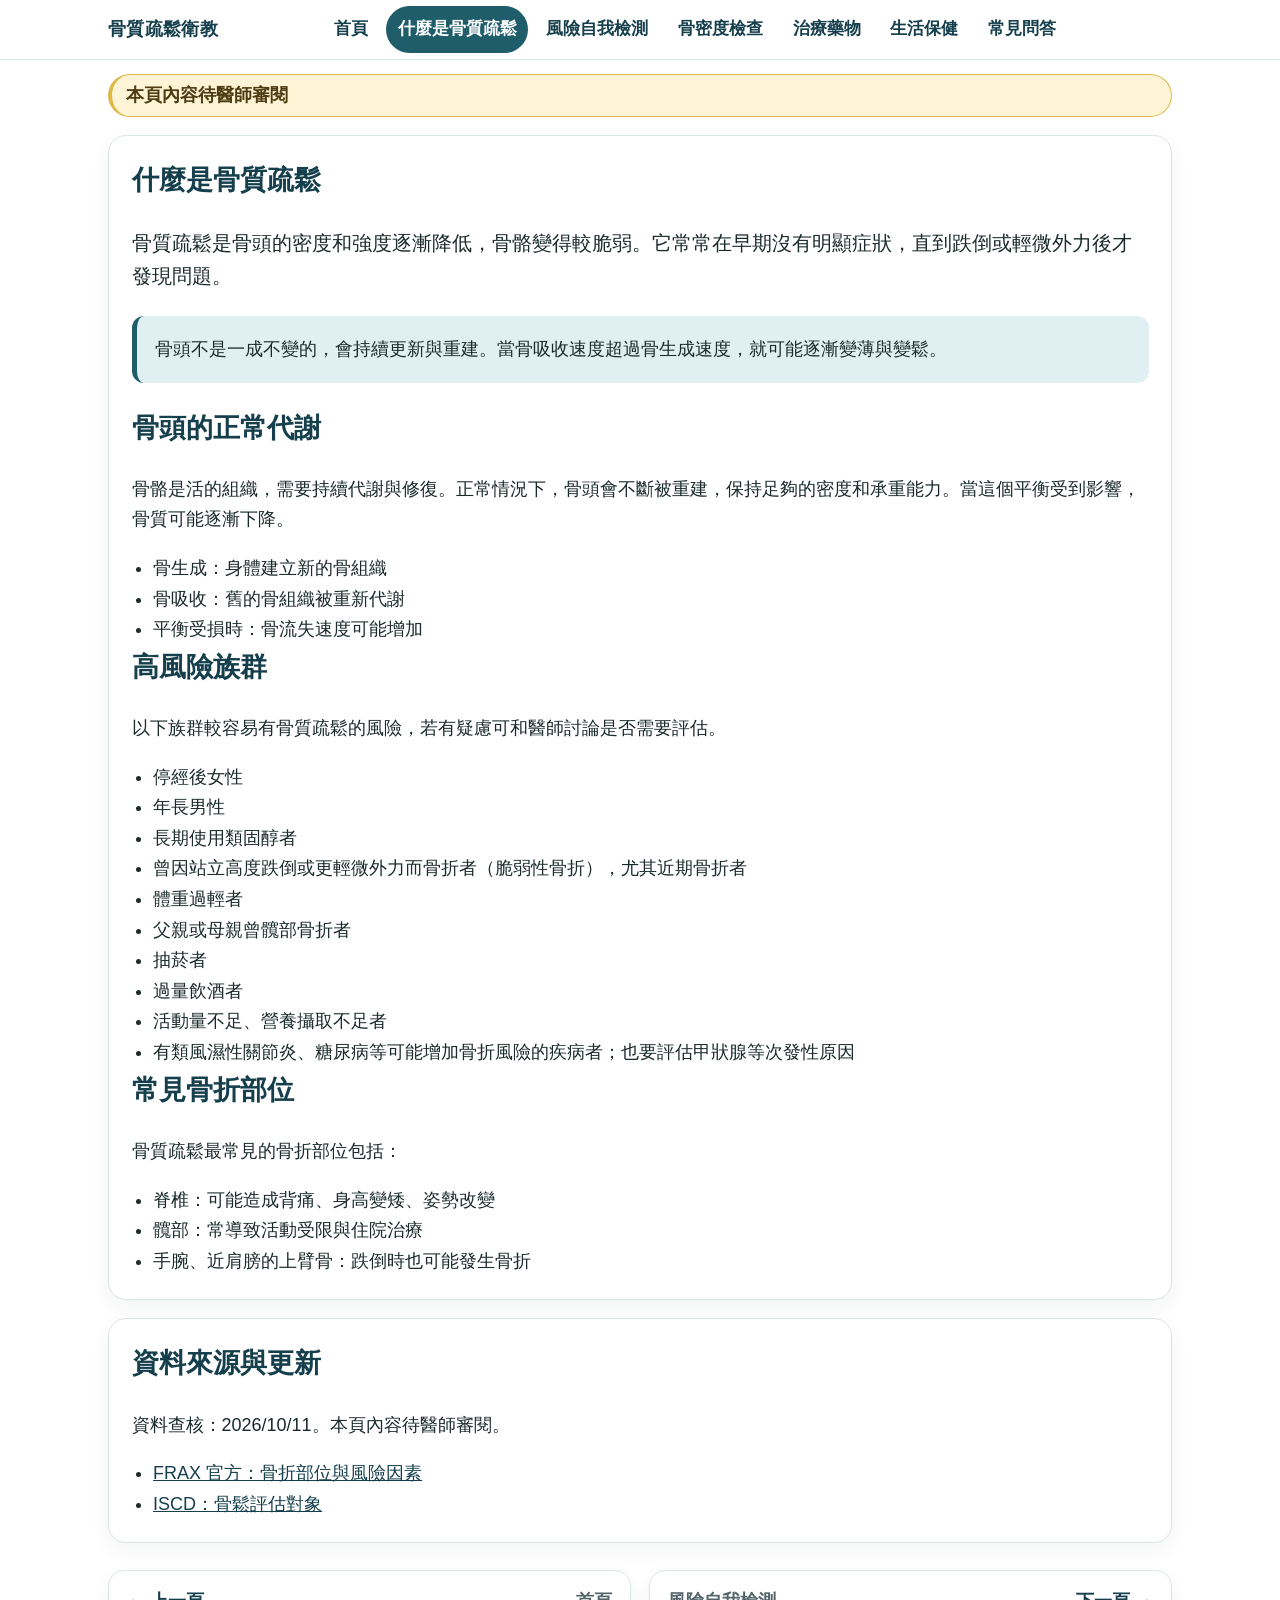
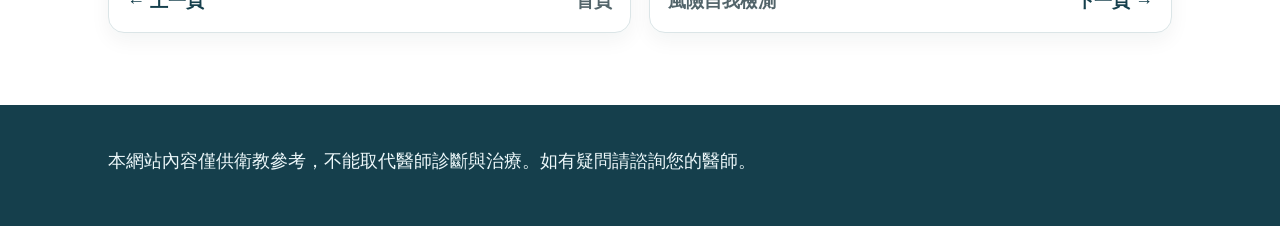
<file: what-is.html>
<!DOCTYPE html>
<html lang="zh-Hant-TW">
  <head>
    <meta charset="UTF-8" />
    <meta name="viewport" content="width=device-width, initial-scale=1.0" />
    <meta name="description" content="了解骨質疏鬆的定義、風險因子與常見骨折部位。" />
    <title>什麼是骨質疏鬆</title>
    <link rel="stylesheet" href="assets/css/style.css" />
  </head>
  <body>
    <header class="site-header">
      <div class="topbar">
        <a class="brand" href="index.html">骨質疏鬆衛教</a>
        <nav class="navbar desktop-navbar" aria-label="主導覽（桌機）">
          <div class="nav-inner nav-inline">
          <a class="nav-link" href="index.html">首頁</a>
          <a class="nav-link active" href="what-is.html" aria-current="page">什麼是骨質疏鬆</a>
          <a class="nav-link" href="self-check.html">風險自我檢測</a>
          <a class="nav-link" href="bmd.html">骨密度檢查</a>
          <a class="nav-link" href="treatment.html">治療藥物</a>
          <a class="nav-link" href="lifestyle.html">生活保健</a>
          <a class="nav-link" href="faq.html">常見問答</a>
          </div>
        </nav>
        <div class="header-actions">
          <details class="header-disclosure font-disclosure" data-disclosure>
            <summary class="header-action-button" aria-expanded="false">字級</summary>
            <div class="disclosure-panel toolbar" aria-label="字級調整">
              <button type="button" class="size-button" data-size-button="small" aria-label="小字級" aria-pressed="false">小</button>
              <button type="button" class="size-button active" data-size-button="medium" aria-label="中字級" aria-pressed="true">中</button>
              <button type="button" class="size-button" data-size-button="large" aria-label="大字級" aria-pressed="false">大</button>
            </div>
          </details>
          <details class="header-disclosure menu-disclosure" data-disclosure>
            <summary class="header-action-button" aria-expanded="false">選單 <span aria-hidden="true">☰</span></summary>
            <nav class="disclosure-panel mobile-nav" aria-label="主導覽（手機）">
              <div class="nav-list">
          <a class="nav-link" href="index.html" data-nav-link>首頁</a>
          <a class="nav-link active" href="what-is.html" aria-current="page" data-nav-link>什麼是骨質疏鬆</a>
          <a class="nav-link" href="self-check.html" data-nav-link>風險自我檢測</a>
          <a class="nav-link" href="bmd.html" data-nav-link>骨密度檢查</a>
          <a class="nav-link" href="treatment.html" data-nav-link>治療藥物</a>
          <a class="nav-link" href="lifestyle.html" data-nav-link>生活保健</a>
          <a class="nav-link" href="faq.html" data-nav-link>常見問答</a>
              </div>
            </nav>
          </details>
        </div>
      </div>
    </header>

    <main class="page-shell">
      <div class="review-pending">本頁內容待醫師審閱</div>

      <article class="content-card">
        <h1>什麼是骨質疏鬆</h1>
        <p class="page-intro">骨質疏鬆是骨頭的密度和強度逐漸降低，骨骼變得較脆弱。它常常在早期沒有明顯症狀，直到跌倒或輕微外力後才發現問題。</p>
        <div class="highlight">
          骨頭不是一成不變的，會持續更新與重建。當骨吸收速度超過骨生成速度，就可能逐漸變薄與變鬆。
        </div>

        <h2>骨頭的正常代謝</h2>
        <p>骨骼是活的組織，需要持續代謝與修復。正常情況下，骨頭會不斷被重建，保持足夠的密度和承重能力。當這個平衡受到影響，骨質可能逐漸下降。</p>
        <ul>
          <li>骨生成：身體建立新的骨組織</li>
          <li>骨吸收：舊的骨組織被重新代謝</li>
          <li>平衡受損時：骨流失速度可能增加</li>
        </ul>

        <h2>高風險族群</h2>
        <p>以下族群較容易有骨質疏鬆的風險，若有疑慮可和醫師討論是否需要評估。</p>
        <ul>
          <li>停經後女性</li>
          <li>年長男性</li>
          <li>長期使用類固醇者</li>
          <li>曾因站立高度跌倒或更輕微外力而骨折者（脆弱性骨折），尤其近期骨折者</li>
          <li>體重過輕者</li>
          <li>父親或母親曾髖部骨折者</li>
          <li>抽菸者</li>
          <li>過量飲酒者</li>
          <li>活動量不足、營養攝取不足者</li>
          <li>有類風濕性關節炎、糖尿病等可能增加骨折風險的疾病者；也要評估甲狀腺等次發性原因</li>
        </ul>

        <h2>常見骨折部位</h2>
        <p>骨質疏鬆最常見的骨折部位包括：</p>
        <ul>
          <li>脊椎：可能造成背痛、身高變矮、姿勢改變</li>
          <li>髖部：常導致活動受限與住院治療</li>
          <li>手腕、近肩膀的上臂骨：跌倒時也可能發生骨折</li>
        </ul>
      </article>

      <section class="content-card clinical-sources" aria-label="資料來源">
        <h2>資料來源與更新</h2>
        <p>資料查核：2026/10/11。本頁內容待醫師審閱。</p>
        <ul>
          <li><a href="https://www.fraxplus.org/faq" target="_blank" rel="noopener noreferrer">FRAX 官方：骨折部位與風險因素</a></li>
          <li><a href="https://iscd.org/official-positions-2023/" target="_blank" rel="noopener noreferrer">ISCD：骨鬆評估對象</a></li>
        </ul>
      </section>

      <nav class="page-pagination skip-print" aria-label="上下頁導覽">
        <a class="page-nav-button prev" href="index.html">← 上一頁<span>首頁</span></a>
        <a class="page-nav-button next" href="self-check.html"><span>風險自我檢測</span>下一頁 →</a>
      </nav>
    </main>

    <footer class="footer">
      <div class="footer-inner">
        <p>本網站內容僅供衛教參考，不能取代醫師診斷與治療。如有疑問請諮詢您的醫師。</p>
        <div class="print-url">https://LiYuan1103.github.io/osteoporosis-edu/</div>
      </div>
    </footer>

    <script src="assets/js/font-size.js"></script>
  </body>
</html>
</file>
<file: assets/css/style.css>
:root {
  --primary: #1f5d6b;
  --primary-dark: #153f4c;
  --primary-soft: #dfeff2;
  --accent: #0d7a75;
  --surface: #ffffff;
  --surface-alt: #f5fafb;
  --line: #dbe5e7;
  --text: #1b2a2a;
  --muted: #52646a;
  --warning-bg: #fff4d6;
  --warning-border: #e0b84a;
  --danger: #b93d3d;
  --danger-bg: #fde7e7;
  --success: #196a4d;
  --success-bg: #e7f6ee;
  --shadow: 0 8px 20px rgba(17, 35, 42, 0.05);
}

html {
  font-size: 18px;
  line-height: 1.7;
}

html[data-font-size="small"] {
  font-size: 17px;
}

html[data-font-size="large"] {
  font-size: 20px;
}

* {
  box-sizing: border-box;
}

body {
  margin: 0;
  font-family: "Segoe UI", "Microsoft JhengHei", "PingFang TC", Arial, sans-serif;
  font-size: 1rem;
  line-height: 1.7;
  color: var(--text);
  background: #fff;
  overflow-x: hidden;
}

a {
  color: var(--primary-dark);
  text-decoration: underline;
}

a:focus,
button:focus,
input:focus,
summary:focus {
  outline: 3px solid rgba(31, 93, 107, 0.35);
  outline-offset: 2px;
}

img,
svg {
  max-width: 100%;
  height: auto;
  display: block;
}

button,
input,
select,
textarea {
  font: inherit;
}

.skip-print {
  display: inline-block;
}

.site-header {
  background: var(--surface);
  border-bottom: 1px solid var(--line);
  position: sticky;
  top: 0;
  z-index: 10;
}

.topbar {
  max-width: 1100px;
  height: 59px;
  margin: 0 auto;
  padding: 0 1rem;
  display: flex;
  align-items: center;
  justify-content: space-between;
  gap: 0.75rem;
}

.brand {
  color: var(--primary-dark);
  text-decoration: none;
  font-weight: 700;
  letter-spacing: 0.02em;
  font-size: 1rem;
  white-space: nowrap;
  flex-shrink: 0;
}

.desktop-navbar {
  flex: 1 1 auto;
  min-width: 0;
}

.nav-inner {
  display: flex;
  gap: 0.35rem;
}

.nav-inline {
  justify-content: center;
  flex-wrap: nowrap;
}

.nav-inline .nav-link {
  padding: 0.55rem 0.65rem;
  font-size: 0.92rem;
}

.header-actions {
  display: flex;
  align-items: center;
  justify-content: flex-end;
  gap: 0.35rem;
  flex-shrink: 0;
}

.header-disclosure {
  position: relative;
}

.header-disclosure[open] {
  z-index: 2;
}

.header-action-button {
  min-width: 44px;
  min-height: 44px;
  display: inline-flex;
  align-items: center;
  justify-content: center;
  gap: 0.25rem;
  padding: 0.4rem 0.7rem;
  border: 1px solid var(--line);
  border-radius: 999px;
  background: var(--surface-alt);
  color: var(--primary-dark);
  font-weight: 700;
  cursor: pointer;
  list-style: none;
  user-select: none;
  white-space: nowrap;
}

.header-action-button::-webkit-details-marker {
  display: none;
}

.header-action-button:hover,
.header-action-button:focus-visible,
.header-disclosure[open] > .header-action-button {
  border-color: var(--primary);
  background: var(--primary-soft);
}

.disclosure-panel {
  background: var(--surface);
  border: 1px solid var(--line);
  border-radius: 18px;
  box-shadow: var(--shadow);
}

.toolbar {
  display: flex;
  align-items: center;
  gap: 0.5rem;
  padding: 0.45rem;
}

.size-button {
  min-width: 44px;
  min-height: 44px;
  border: 1px solid var(--line);
  background: var(--surface);
  border-radius: 999px;
  padding: 0.45rem 0.8rem;
  font-weight: 700;
  color: var(--primary-dark);
  cursor: pointer;
}

.size-button.active {
  background: var(--primary);
  border-color: var(--primary);
  color: #fff;
}

.font-disclosure .toolbar {
  position: absolute;
  top: calc(100% + 0.4rem);
  right: 0;
  display: none;
  white-space: nowrap;
}

.font-disclosure[open] .toolbar {
  display: flex;
}

.menu-disclosure {
  display: none;
}

.menu-disclosure .mobile-nav {
  position: absolute;
  top: calc(100% + 0.5rem);
  left: auto;
  right: 0;
  display: none;
  width: min(22rem, calc(100vw - 2rem));
  padding: 0.5rem;
}

.menu-disclosure[open] .mobile-nav {
  display: block;
}

.nav-list {
  display: grid;
  gap: 0.3rem;
}

.nav-link {
  min-width: 44px;
  min-height: 44px;
  display: inline-flex;
  align-items: center;
  justify-content: center;
  padding: 0.65rem 0.9rem;
  border-radius: 999px;
  color: var(--primary-dark);
  font-weight: 600;
  text-decoration: none;
  white-space: nowrap;
}

.nav-link:hover,
.nav-link:focus-visible,
.nav-link.active {
  background: var(--primary);
  color: #fff;
}

.page-shell {
  max-width: 1100px;
  margin: 0 auto;
  padding: 0.75rem 1rem 2rem;
}

.content-card,
.hero,
.info-card,
.risk-box,
.callout,
.faq-item,
.checklist,
.chart-card {
  background: var(--surface);
  border: 1px solid var(--line);
  border-radius: 18px;
  box-shadow: var(--shadow);
}

main {
  display: block;
}

.review-pending {
  margin: 0 0 1rem;
  padding: 0.45rem 0.8rem;
  background: var(--warning-bg);
  border: 1px solid var(--warning-border);
  border-left-width: 4px;
  border-radius: 999px;
  color: #4d3b12;
  font-weight: 600;
  line-height: 1.4;
}

.hero {
  padding: 1.5rem;
  background: linear-gradient(180deg, #f3fbfd 0%, #ffffff 100%);
}

.hero h1,
.hero h2,
.content-card h1,
.content-card h2,
.content-card h3,
.info-card h3 {
  margin-top: 0;
  color: var(--primary-dark);
}

.hero p,
.content-card p,
.content-card li,
.info-card li,
.callout p,
.checklist label,
.faq-item summary {
  color: var(--text);
}

.page-intro {
  margin-top: 0.35rem;
  font-size: 1.1rem;
  color: var(--muted);
}

.button-row,
.action-row {
  display: flex;
  flex-wrap: wrap;
  gap: 0.75rem;
  margin-top: 1rem;
}

.button,
.primary-button,
.secondary-button {
  min-width: 44px;
  min-height: 44px;
  display: inline-flex;
  align-items: center;
  justify-content: center;
  padding: 0.8rem 1.2rem;
  border-radius: 12px;
  text-decoration: none;
  font-weight: 700;
  border: 1px solid transparent;
  cursor: pointer;
}

.primary-button,
.button.primary {
  background: var(--primary);
  color: #fff;
}

.secondary-button,
.button.secondary {
  background: var(--surface-alt);
  border-color: var(--line);
  color: var(--primary-dark);
}

.grid {
  display: grid;
  grid-template-columns: repeat(2, minmax(0, 1fr));
  gap: 1rem;
  margin-top: 1.5rem;
}

.content-card,
.info-card,
.callout,
.chart-card {
  padding: 1.25rem;
}

.chart-card {
  margin: 1rem 0 0;
  padding: 0.75rem;
}

.info-card ul,
.content-card ul,
.content-card ol {
  margin: 0.5rem 0 0; 
  padding-left: 1.2rem;
}

.info-card h3,
.content-card h3 {
  font-size: 1.3rem;
}

.quick-links-grid {
  display: grid;
  grid-template-columns: repeat(2, minmax(0, 1fr));
  gap: 0.9rem;
}

.quick-link-card {
  display: flex;
  align-items: flex-start;
  gap: 0.9rem;
  padding: 1rem;
  border: 1px solid var(--line);
  border-radius: 16px;
  background: #fff;
  text-decoration: none;
  box-shadow: 0 4px 12px rgba(17, 35, 42, 0.04);
  transition: transform 0.15s ease, border-color 0.15s ease;
}

.quick-link-card:hover,
.quick-link-card:focus-visible {
  border-color: var(--primary);
  transform: translateY(-1px);
}

.quick-link-icon {
  width: 3rem;
  height: 3rem;
  flex: 0 0 3rem;
  display: inline-flex;
  align-items: center;
  justify-content: center;
  padding: 0.55rem;
  border-radius: 14px;
  background: var(--primary-soft);
  color: var(--primary);
}

.quick-link-text {
  display: grid;
  gap: 0.25rem;
  min-width: 0;
}

.quick-link-text strong {
  color: var(--primary-dark);
}

.quick-link-text span {
  color: var(--muted);
}

.highlight {
  background: var(--primary-soft);
  border-left: 5px solid var(--primary);
  border-radius: 12px;
  padding: 1rem;
  margin: 1.25rem 0;
}

.risk-box {
  padding: 1.25rem;
  margin-top: 1.25rem;
  border-radius: 18px;
}

.risk-box .risk-value {
  font-size: clamp(2.2rem, 6vw, 4rem);
  font-weight: 800;
  margin: 0.4rem 0;
  line-height: 1.1;
}

.risk-pill {
  display: inline-block;
  padding: 0.45rem 0.8rem;
  border-radius: 999px;
  font-weight: 700;
}

.risk-low {
  background: var(--success-bg);
  color: var(--success);
}

.risk-neutral {
  background: #edf2f4;
  color: var(--muted);
}

.risk-medium {
  background: var(--warning-bg);
  color: #7a4b00;
}

.risk-high {
  background: var(--danger-bg);
  color: var(--danger);
}

.form-grid {
  display: grid;
  grid-template-columns: repeat(2, minmax(0, 1fr));
  gap: 1rem;
  margin-top: 1rem;
}

.field {
  display: flex;
  flex-direction: column;
  gap: 0.4rem;
}

.field label {
  font-weight: 700;
  color: var(--primary-dark);
}

.field input {
  min-height: 48px;
  border: 1px solid var(--line);
  border-radius: 12px;
  padding: 0.75rem 0.9rem;
  font-size: 1rem;
  background: #fff;
}

.inline-note {
  margin-top: 1rem;
  font-size: 0.95rem;
  color: var(--muted);
}

.checklist {
  padding: 1rem 1rem 0.25rem;
}

.checklist label {
  display: flex;
  align-items: flex-start;
  gap: 0.7rem;
  padding: 0.7rem 0.5rem;
  border-radius: 10px;
}

.checklist label:hover {
  background: var(--surface-alt);
}

.checklist input[type="checkbox"] {
  width: 1.2rem;
  height: 1.2rem;
  margin-top: 0.2rem;
  accent-color: var(--primary);
}

.faq-list {
  display: grid;
  gap: 0.9rem;
  margin-top: 1rem;
}

.faq-item {
  overflow: hidden;
}

.faq-item summary {
  list-style: none;
  cursor: pointer;
  padding: 1rem 1rem 0.9rem;
  font-weight: 700;
}

.faq-item summary::-webkit-details-marker {
  display: none;
}

.faq-item p,
.faq-item ul {
  padding: 0 1rem 1rem;
  margin: 0;
}

.dxa-chart {
  width: 100%;
  max-width: none;
  margin: 1rem 0;
}

.range-list {
  display: grid;
  gap: 0.6rem;
  margin-top: 1rem;
}

.range-row {
  display: grid;
  grid-template-columns: minmax(180px, 1fr) 1fr;
  gap: 0.8rem;
  align-items: center;
}

.range-bar {
  height: 12px;
  border-radius: 999px;
  background: linear-gradient(90deg, #67b88a 0%, #f7d97d 50%, #d96969 100%);
}

.page-pagination {
  display: flex;
  justify-content: space-between;
  gap: 1rem;
  margin-top: 1.5rem;
}

.page-nav-button {
  flex: 1 1 0;
  min-height: 52px;
  display: inline-flex;
  align-items: center;
  justify-content: space-between;
  gap: 0.75rem;
  padding: 0.85rem 1rem;
  border: 1px solid var(--line);
  border-radius: 16px;
  background: var(--surface);
  color: var(--primary-dark);
  text-decoration: none;
  font-weight: 700;
  box-shadow: var(--shadow);
}

.page-nav-button span {
  color: var(--muted);
  font-weight: 600;
}

.page-nav-button.next {
  text-align: right;
}

.page-nav-button.placeholder {
  visibility: hidden;
  pointer-events: none;
}

.footer {
  background: var(--primary-dark);
  color: #eef6f8;
  margin-top: 2rem;
}

.footer-inner {
  max-width: 1100px;
  margin: 0 auto;
  padding: 1.25rem 1rem 1.75rem;
}

.footer p,
.footer a {
  color: #edf8fa;
}

.print-url {
  display: none;
}

@media (max-width: 767px) {
  .desktop-navbar {
    display: none;
  }

  .menu-disclosure {
    display: block;
  }

  .topbar {
    gap: 0.5rem;
  }

  .brand {
    min-width: 0;
    overflow: hidden;
    text-overflow: ellipsis;
  }

  .grid,
  .quick-links-grid,
  .form-grid {
    grid-template-columns: 1fr;
  }

  .nav-list .nav-link {
    width: 100%;
    justify-content: flex-start;
    border-radius: 14px;
    font-size: 1.05rem;
  }

  .page-pagination {
    flex-direction: column;
  }

  .page-nav-button.placeholder {
    display: none;
  }

  .range-row {
    grid-template-columns: 1fr;
  }
}

@media (min-width: 768px) and (max-width: 899px) {
  .desktop-navbar {
    display: none;
  }

  .menu-disclosure {
    display: block;
  }
}

@media (min-width: 900px) {
  .font-disclosure .header-action-button {
    display: none;
  }

  .font-disclosure .toolbar {
    position: static;
    display: flex;
    box-shadow: none;
    border-radius: 999px;
  }
}

@media print {
  body {
    background: #fff;
    color: #000;
    font-size: 12pt;
  }

  .site-header,
  .button,
  .primary-button,
  .secondary-button,
  .page-pagination,
  .skip-print {
    display: none !important;
  }

  .page-shell {
    max-width: 100%;
    padding: 0;
  }

  .content-card,
  .hero,
  .info-card,
  .risk-box,
  .callout,
  .faq-item,
  .checklist,
  .chart-card {
    box-shadow: none;
    border: 1px solid #b7c4c8;
  }

  .footer {
    background: #fff;
    color: #000;
    border-top: 1px solid #b7c4c8;
  }

  .footer p,
  .footer a {
    color: #000;
  }

  .print-url {
    display: block;
    margin-top: 0.75rem;
    font-size: 10pt;
  }

  a {
    color: #000;
    text-decoration: none;
  }
}


/* Keep clinical scope choices and source links readable on narrow screens. */
.field select {
  width: 100%;
  min-width: 0;
  min-height: 44px;
  padding: 0.6rem;
}
.clinical-sources {
  margin-top: 1rem;
  overflow-wrap: anywhere;
}
@media print {
  .review-pending { display: block !important; }
  h2, h3, summary { break-after: avoid; }
  .range-row { break-inside: avoid; }
}
</file>
